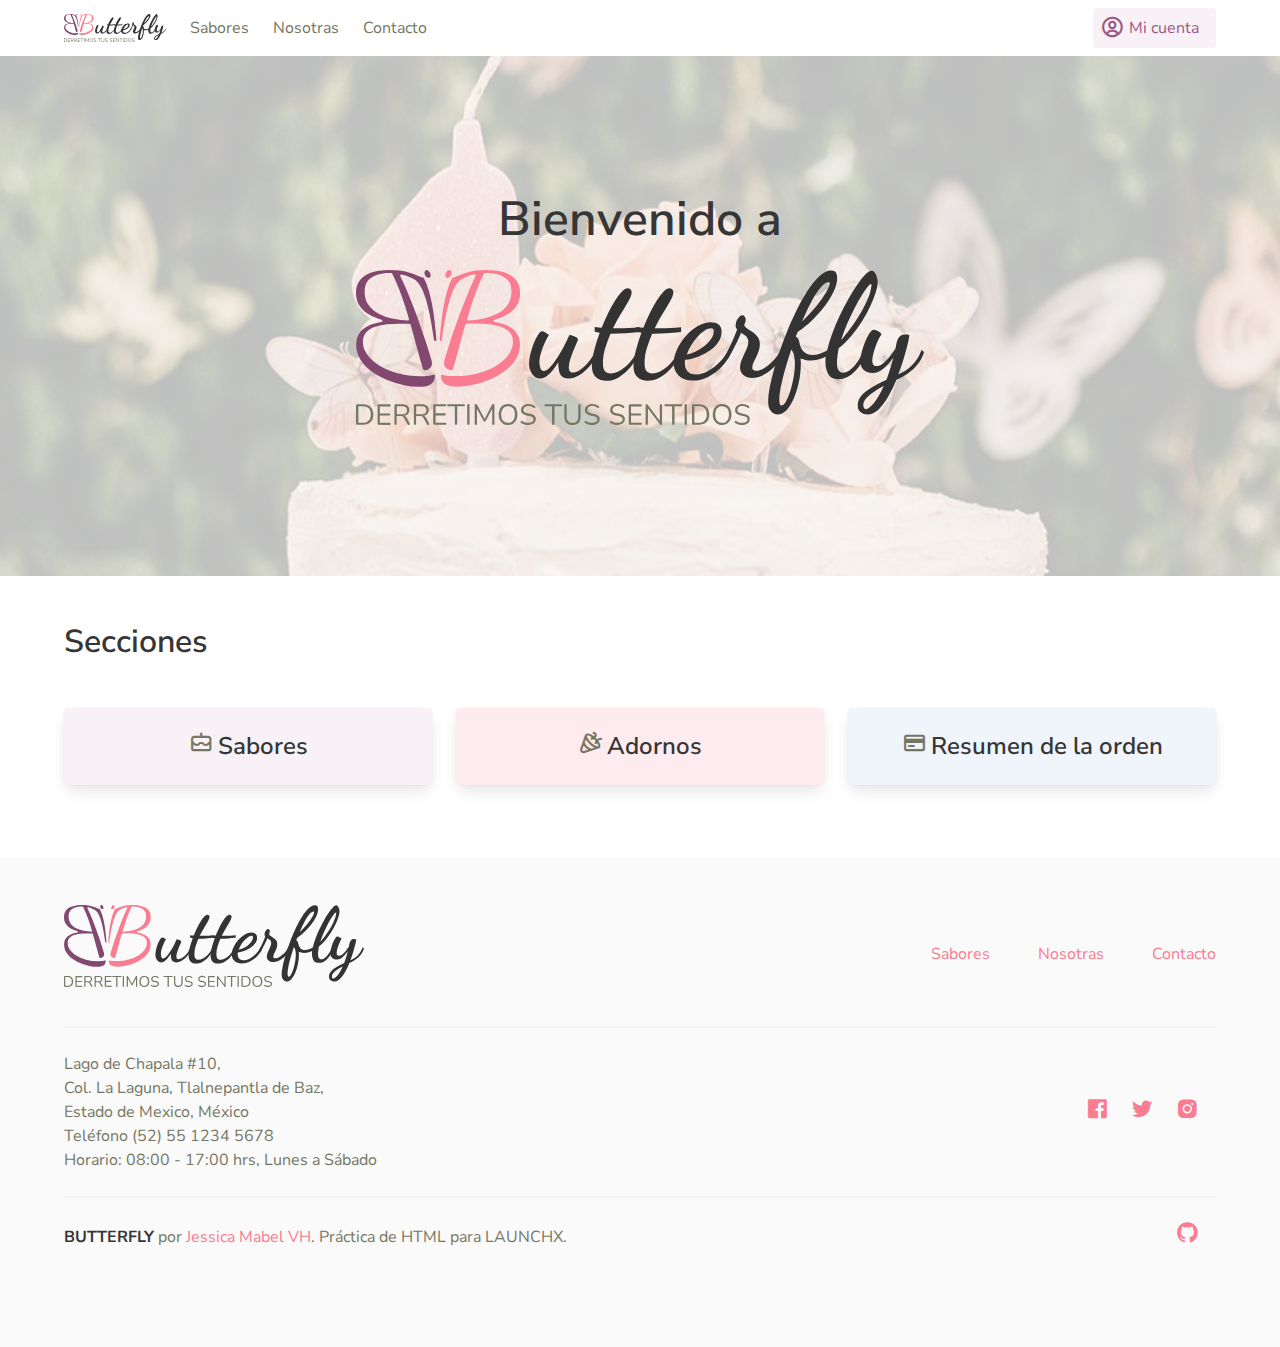
<file: 02.HTML/index.html>
<!DOCTYPE html>
<html lang="es">
    <head>
        <meta charset="utf-8" />
        <meta http-equiv="X-UA-Compatible" content="IE=edge" />
        <meta name="viewport" content="width=device-width, initial-scale=1" />
        <meta name="msapplication-tap-highlight" content="no" />

        <link rel="apple-touch-icon" sizes="180x180" href="favicon/apple-touch-icon.png" />
        <link rel="icon" type="image/png" sizes="32x32" href="favicon/favicon-32x32.png" />
        <link rel="icon" type="image/png" sizes="16x16" href="favicon/favicon-16x16.png" />
        <link rel="manifest" href="favicon/site.webmanifest" />
        <link rel="mask-icon" href="favicon/safari-pinned-tab.svg" color="#5bbad5" />
        <meta name="apple-mobile-web-app-title" content="Butterfly" />
        <meta name="application-name" content="Butterfly" />
        <meta name="msapplication-TileColor" content="#da532c" />
        <meta name="theme-color" content="#ffffff" />

        <title>Butterfly • Derritiendo tus sentidos</title>

        <link rel="stylesheet" href="css/butterfly.css" />
        <link rel="stylesheet" href="css/custom.css" />
        <link rel="stylesheet" href="css/boxicons.min.css" />
    </head>

    <body>
        <nav class="navbar is-fixed-top">
            <div class="container">
                <div class="navbar-brand">
                    <a class="navbar-item" href="index.html"> <img src="img/logo_slogan.svg" width="100%" /></a>
                    <span class="navbar-burger" data-target="navbarMenuHeroA">
                        <span></span>
                        <span></span>
                        <span></span>
                    </span>
                </div>
                <div id="navbarMenuHeroA" class="navbar-menu">
                    <div class="navbar-start">
                        <a class="navbar-item" href="flavors.html"> Sabores </a>
                        <a class="navbar-item"> Nosotras </a>
                        <a class="navbar-item"> Contacto </a>
                    </div>
                    <div class="navbar-end">
                        <span class="navbar-item">
                            <a class="button is-primary is-light">
                                <span class="icon">
                                    <i class="bx bx-user-circle bx-sm"></i>
                                </span>
                                <span>Mi cuenta</span>
                            </a>
                        </span>
                    </div>
                </div>
            </div>
        </nav>

        <section class="hero is-medium has-bg">
            <div class="hero-body has-layer">
                <div class="container has-text-centered">
                    <h1 class="title is-size-1 mt-5 pt-5">Bienvenido a</h1>
                    <img src="img/logo_slogan.svg" width="50%" />
                </div>
            </div>
        </section>

        <section class="section mb-5">
            <div class="container">
                <h2 class="title has-te">Secciones</h2>

                <div class="columns pt-5">
                    <div class="column">
                        <div class="card card-has-equal-height has-background-primary-light">
                            <div class="card-content">
                                <div class="content has-text-centered">
                                    <i class="bx bx-cake bx-sm"></i> <a class="title is-4" href="flavors.html">Sabores</a>
                                </div>
                            </div>
                        </div>
                    </div>

                    <div class="column">
                        <div class="card card-has-equal-height has-background-link-light">
                            <div class="card-content">
                                <div class="content has-text-centered">
                                    <i class="bx bx-party bx-sm"></i> <a class="title is-4" href="ornaments.html">Adornos</a>
                                </div>
                            </div>
                        </div>
                    </div>

                    <div class="column">
                        <div class="card card-has-equal-height has-background-info-light">
                            <div class="card-content">
                                <div class="content has-text-centered">
                                    <i class="bx bx-credit-card bx-sm"></i> <a class="title is-4" href="payout.html">Resumen de la orden</a>
                                </div>
                            </div>
                        </div>
                    </div>
                </div>

            </div>
        </section>
    </body>

    <footer class="footer">
        <div class="container">
            <div class="is-flex is-flex-wrap-wrap is-justify-content-between is-align-items-center">
                <div class="mr-auto mb-2">
                    <a class="is-inline-block"> <img class="image" src="img/logo_slogan.svg" alt="Butterfly" width="100%" /></a>
                </div>
                <div>
                    <ul class="is-flex is-flex-wrap-wrap is-align-items-center is-justify-content-center">
                        <li class="mr-6"><a class="is-link" href="flavors.html">Sabores</a></li>
                        <li class="mr-6"><a class="is-link">Nosotras</a></li>
                        <li><a class="is-link">Contacto</a></li>
                    </ul>
                </div>
            </div>
            <hr />
            <div class="is-flex-tablet is-justify-content-between is-align-items-center">
                <p>
                    Lago de Chapala #10,<br/>
                    Col. La Laguna, Tlalnepantla de Baz,<br/>
                    Estado de Mexico, México<br/>
                    Teléfono (52) 55 1234 5678<br/>
                    Horario: 08:00 - 17:00 hrs, Lunes a Sábado
                </p>
                <div class="py-2 is-hidden-tablet"></div>
                <div class="ml-auto">
                    <a class="mr-4 is-inline-block"> <i class="bx bxl-facebook-square bx-sm"></i></a>
                    <a class="mr-4 is-inline-block"> <i class="bx bxl-twitter bx-sm"></i></a>
                    <a class="mr-4 is-inline-block"><i class="bx bxl-instagram-alt bx-sm"></i></a>
                </div>
            </div>
            <hr />
            <div class="is-flex-tablet is-justify-content-between is-align-items-center">
                <p>
                    <strong>BUTTERFLY</strong> por
                    <a href="https://github.com/JessicaMabelVH" target="_blank" rel="noopener noreferrer">Jessica Mabel VH</a>.<br
                        class="is-hidden-tablet"
                    />
                    Práctica de HTML para LAUNCHX.
                </p>
                <div class="py-2 is-hidden-tablet"></div>
                <div class="ml-auto">
                    <a class="mr-4 is-inline-block" href="https://github.com/JessicaMabelVH" target="_blank" rel="noopener noreferrer"><i class="bx bxl-github bx-sm"></i></a>
                </div>
            </div>
        </div>
    </footer>

    <script src="js/main.js"></script>
</html>
</file>
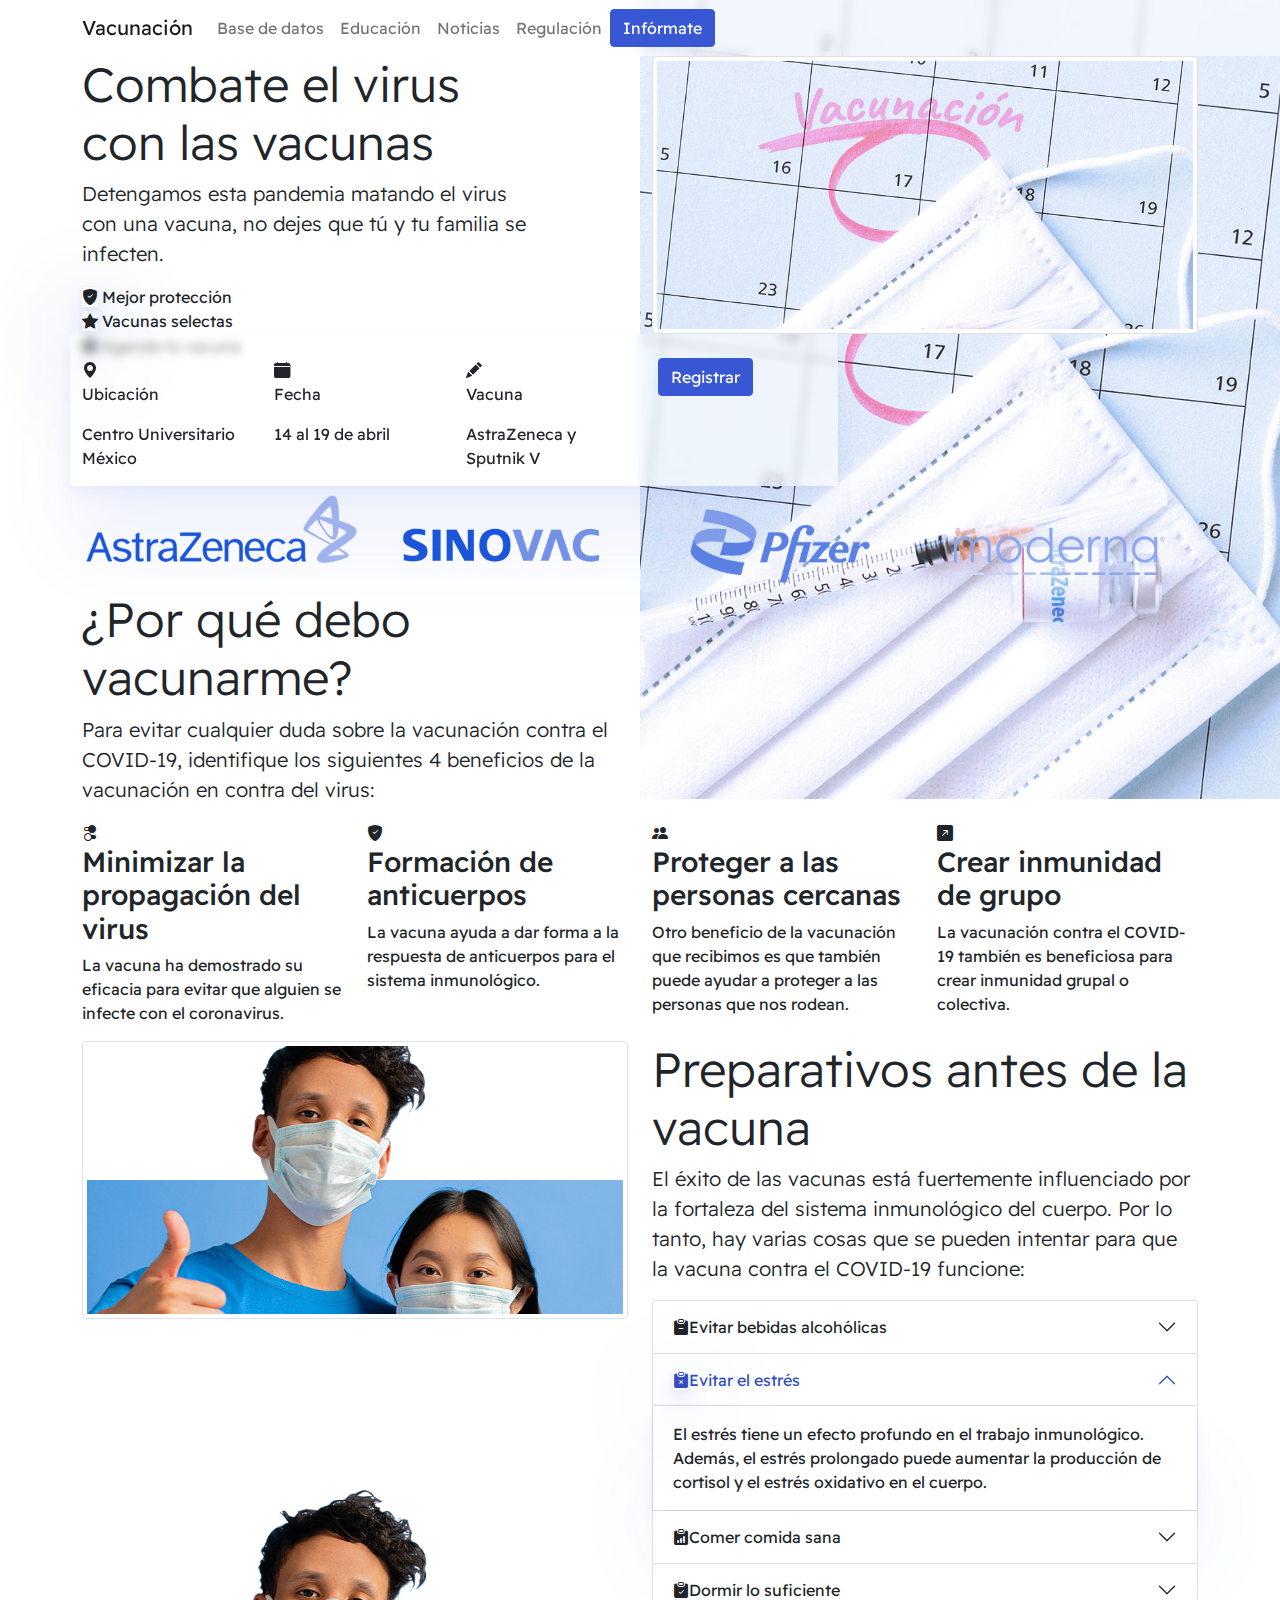
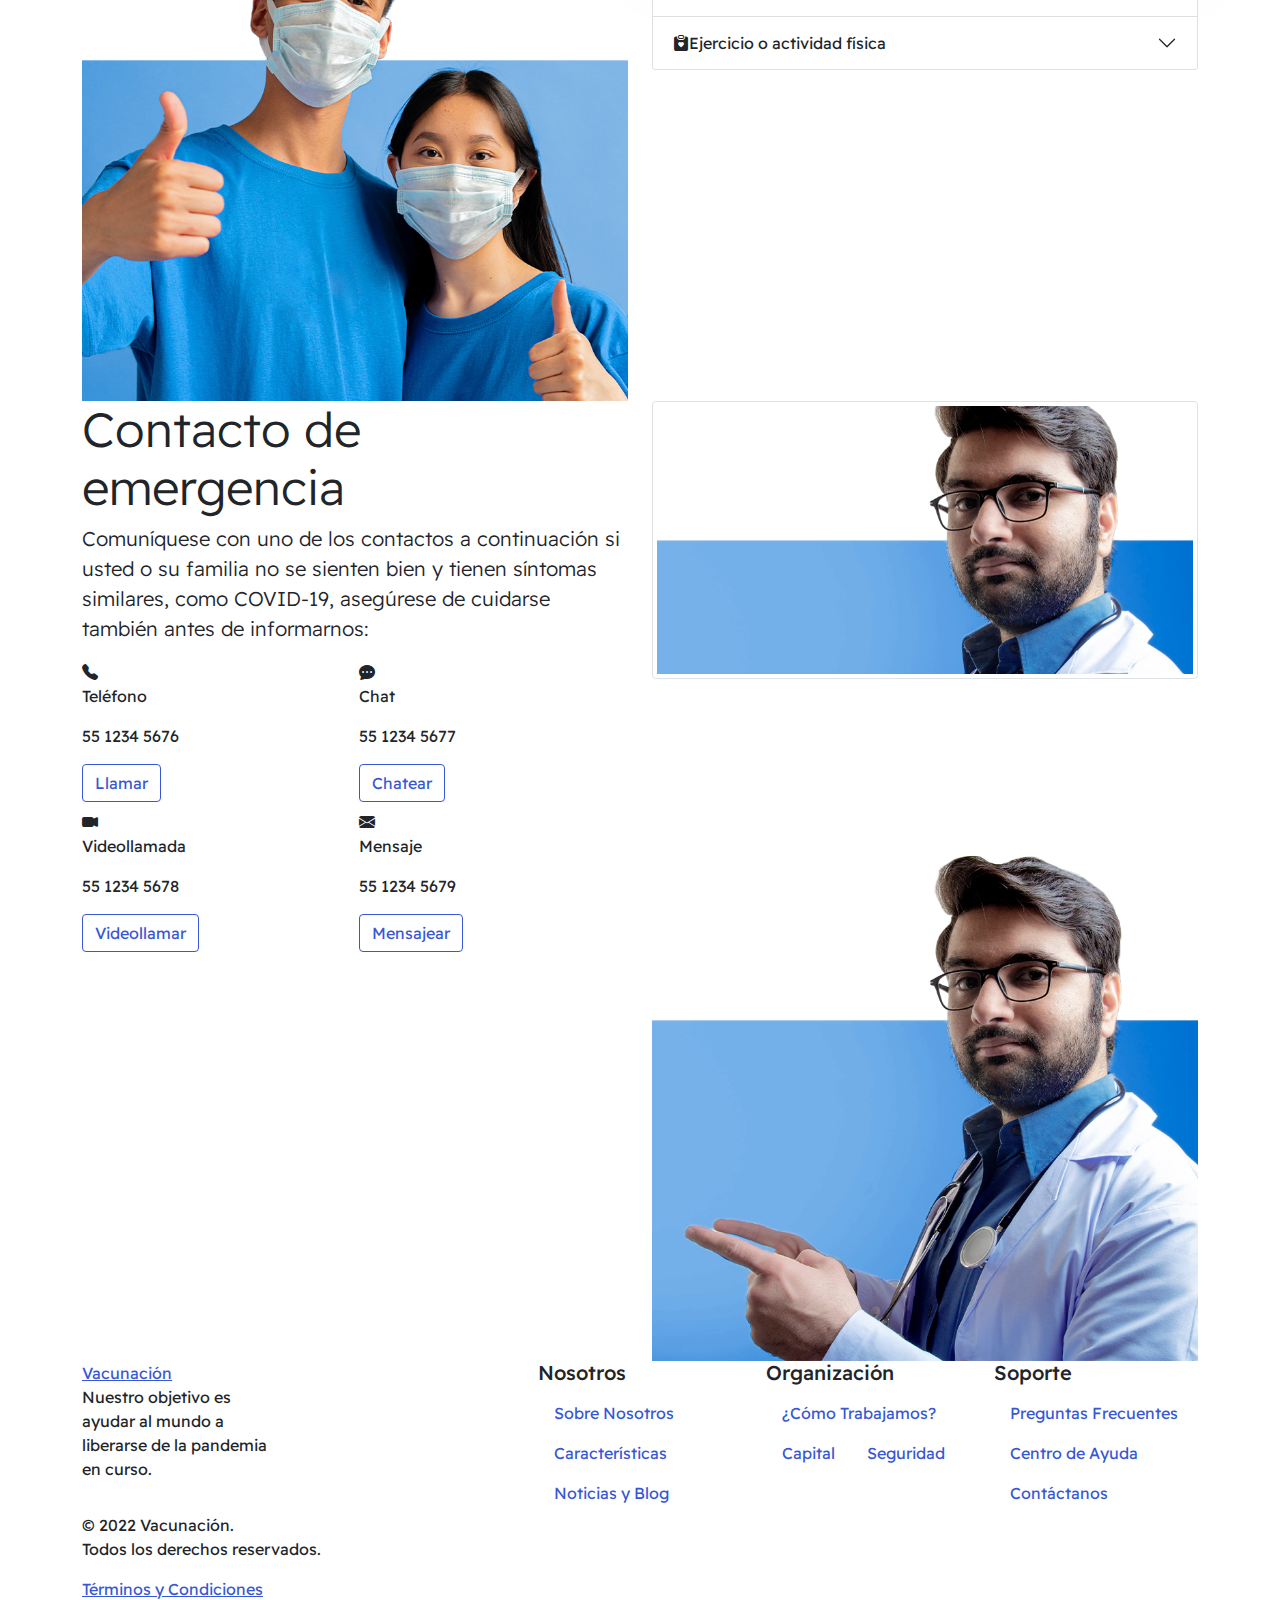
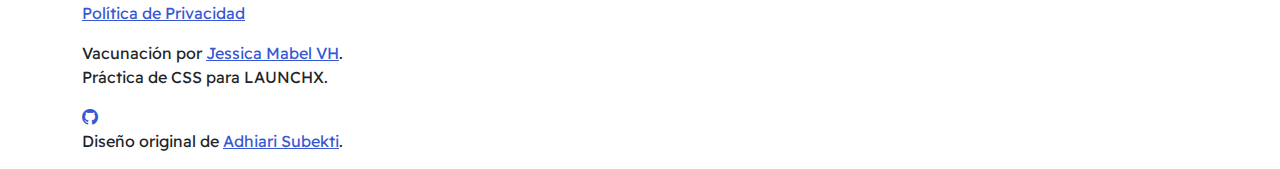
<file: 03.CSS/index.html>
<!DOCTYPE html>
<html lang="es">

<head>
    <!-- Required meta tags ========== -->
    <meta charset="utf-8" />
    <meta name="viewport" content="width=device-width, initial-scale=1" />
    <meta http-equiv="X-UA-Compatible" content="IE=edge" />
    <meta name="msapplication-tap-highlight" content="no" />

    <link rel="apple-touch-icon" sizes="180x180" href="favicon/apple-touch-icon.png">
    <link rel="icon" type="image/png" sizes="32x32" href="favicon/favicon-32x32.png">
    <link rel="icon" type="image/png" sizes="16x16" href="favicon/favicon-16x16.png">
    <link rel="manifest" href="favicon/site.webmanifest">
    <link rel="mask-icon" href="favicon/safari-pinned-tab.svg" color="#3757d5">
    <link rel="shortcut icon" href="favicon/favicon.ico">
    <meta name="apple-mobile-web-app-title" content="Vacunaci&oacute;n">
    <meta name="application-name" content="Vacunaci&oacute;n">
    <meta name="msapplication-TileColor" content="#ffffff">
    <meta name="msapplication-config" content="favicon/browserconfig.xml">
    <meta name="theme-color" content="#ffffff">

    <title>Vacunación</title>

    <!-- Bootstrap CSS ========== -->
    <link href="https://cdn.jsdelivr.net/npm/bootstrap@5.1.3/dist/css/bootstrap.min.css" rel="stylesheet" integrity="sha384-1BmE4kWBq78iYhFldvKuhfTAU6auU8tT94WrHftjDbrCEXSU1oBoqyl2QvZ6jIW3" crossorigin="anonymous" />
    <link href="css/style.min.css" rel="stylesheet" />
    <link href="css/custom.min.css" rel="stylesheet" />

</head>

<body>
    <div class="container-fluid bg-hero"></div>

    <!-- Nav menu ========== -->
    <nav class="navbar navbar-expand-lg navbar-light py-4 bg-blur">
        <div class="container">
            <a class="navbar-brand fw-bold fs-4 text-primary" href="">Vacunación</a>
            <button class="navbar-toggler" type="button" data-bs-toggle="collapse" data-bs-target="#navbarSupportedContent" aria-controls="navbarSupportedContent" aria-expanded="false" aria-label="Toggle navigation">
                <span class="navbar-toggler-icon"></span>
            </button>
            <div class="collapse navbar-collapse" id="navbarSupportedContent">
                <ul class="navbar-nav ms-auto mb-2 mb-lg-0 fw-bold me-md-5">
                    <li class="nav-item me-lg-4">
                        <a class="nav-link">Base de datos</a>
                    </li>
                    <li class="nav-item me-lg-4">
                        <a class="nav-link">Educación</a>
                    </li>
                    <li class="nav-item me-lg-4">
                        <a class="nav-link">Noticias</a>
                    </li>
                    <li class="nav-item me-lg-4">
                        <a class="nav-link">Regulación</a>
                    </li>
                </ul>
                <button type="button" class="btn btn-primary shadow px-4
                        py-2">Infórmate</button>
            </div>
        </div>
    </nav>

    <!-- Hero Section ========== -->
    <section class="container my-5 my-md-5 pb-5 py-md-5">
        <div class="row">
            <div class="col-md-6 col-xl-5">
                <h2 class="display-5 fw-bold text-info text-capitalize lh-1
                        mb-5">Combate el virus con las vacunas</h2>
                <p class="lead text-black-50 mb-5">
                    Detengamos esta pandemia matando el virus con una
                    vacuna, no dejes que tú y tu familia se infecten.
                </p>
                <div class="d-flex flex-column flex-sm-row flex-md-column
                        flex-lg-row">
                    <div class="mb-3 mb-sm-auto mb-md-3 mb-lg-auto">
                        <i class="bi bi-shield-fill-check fs-6 text-warning
                                bg-warning bg-opacity-10 rounded-1 border-0
                                flex-shrink-0 shadow-blue-icon me-2 py-1 px-2"></i>
                        <span class="text-info me-5">Mejor protección</span>
                    </div>
                    <div class="m-0">
                        <i class="bi bi-star-fill fs-6 text-warning
                                bg-warning bg-opacity-10 rounded-1 border-0
                                flex-shrink-0 shadow-blue-icon me-2 py-1 px-2"></i>
                        <span class="text-info">Vacunas selectas</span>
                    </div>
                </div>
            </div>
            <div class="col-lg-5 offset-lg-1 col-xl-6 offset-xl-1 mt-5">
                <img src="img/bg_01_thumb.jpg" class="img-thumbnail d-block
                        d-md-none" />
            </div>
        </div>
    </section>

    <!-- Schedule Section ========== -->
    <section class="container" id="schedule">
        <div class="fw-bolder mb-5">
            <i class="bi bi-clock-fill text-primary bg-primary bg-opacity-10
                    rounded-1 border-0 flex-shrink-0 shadow-blue-icon me-3 py-1 px-2"></i>
            <span class="text-info fs-5">Agenda tu vacuna</span>
        </div>
        <div class="col col-lg-11 col-xl-8">
            <div class="row row-cols-1 row-cols-sm-2 row-cols-md-3
                    row-cols-lg-4 g-4 p-3 bg-white bg-opacity-75 bg-blur-shadow rounded-3">
                <div class="d-flex align-items-start">
                    <i class="bi bi-geo-alt-fill text-primary bg-primary
                            bg-opacity-10 rounded-1 border-0 flex-shrink-0 me-3
                            py-1 px-2"></i>
                    <div class="fs-5">
                        <p class="text-black-50 mb-0">Ubicación</p>
                        <p class="text-info fw-bolder">Centro Universitario México</p>
                    </div>
                </div>
                <div class="d-flex align-items-start">
                    <i class="bi bi-calendar-fill text-primary bg-primary
                            bg-opacity-10 rounded-1 border-0 flex-shrink-0 me-3
                            py-1 px-2"></i>
                    <div class="fs-5">
                        <p class="text-black-50 mb-0">Fecha</p>
                        <p class="text-info fw-bolder">14 al 19 de abril</p>
                    </div>
                </div>
                <div class="d-flex align-items-start">
                    <i class="bi bi-pencil-fill text-primary bg-primary
                            bg-opacity-10 rounded-1 border-0 flex-shrink-0 me-3
                            py-1 px-2"></i>
                    <div class="fs-5">
                        <p class="text-black-50 mb-0">Vacuna</p>
                        <p class="text-info fw-bolder">AstraZeneca y Sputnik V</p>
                    </div>
                </div>
                <div class="d-flex align-items-start">
                    <button class="btn btn-primary shadow px-4 py-2">Registrar</button>
                </div>
            </div>
        </div>
    </section>

    <!-- Vaccines Section ========== -->
    <section class="container d-flex align-items-center bg-white rounded-3
            my-5 py-5">
        <div class="row row-cols-2 row-cols-sm-4 g-0">
            <div class="text-center">
                <img class="img-fluid opacity-25" alt="AstraZeneca" src="img/01_astrazeneca.png" />
            </div>
            <div class="text-center">
                <img class="img-fluid opacity-25" alt="Sinovac" src="img/02_sinovac.png" />
            </div>
            <div class="text-center">
                <img class="img-fluid opacity-25" alt="Pfizer" src="img/03_pfizer.png" />
            </div>
            <div class="text-center">
                <img class="img-fluid opacity-25" alt="Moderna" src="img/04_moderna.png" />
            </div>
        </div>
    </section>

    <!-- Information Section 1  ========== -->
    <section class="container d-flex align-items-center pt-5 mt-5">
        <div class="row">
            <div class="col-lg-6">
                <h2 class="display-5 fw-bold text-info lh-1 mb-5">¿Por qué
                    debo vacunarme?</h2>
                <p class="lead text-black-50 mb-5">
                    Para evitar cualquier duda sobre la vacunación contra el
                    <span class="text-nowrap">COVID-19</span>, identifique
                    los siguientes
                    4 beneficios de la vacunación en contra del virus:
                </p>
            </div>
            <div class="col-12">
                <div class="row row-cols-1 row-cols-sm-2 row-cols-lg-4 g-4">
                    <div class="col">
                        <div class="p-4 col-equal-h border border-4
                                border-light rounded-3 hover-shadow">
                            <div class="bg-primary bg-opacity-10
                                    text-primary fs-3 rounded-3 px-3 py-2 mb-3">
                                <i class="bi bi-toggles2"></i>
                            </div>
                            <h3 class="text-info fs-5 fw-bold">Minimizar la
                                propagación del virus</h3>
                            <p class="text-black-50">
                                La vacuna ha demostrado su eficacia para
                                evitar que alguien se infecte con el
                                coronavirus.
                            </p>
                        </div>
                    </div>
                    <div class="col">
                        <div class="p-4 col-equal-h border border-4
                                border-light rounded-3 hover-shadow">
                            <div class="bg-primary bg-opacity-10
                                    text-primary fs-3 rounded-3 px-3 py-2 mb-3">
                                <i class="bi bi-shield-fill-check"></i>
                            </div>
                            <h3 class="text-info fs-5 fw-bold">Formación de
                                anticuerpos</h3>
                            <p class="text-black-50">La vacuna ayuda a dar
                                forma a la respuesta de anticuerpos para el
                                sistema inmunológico.</p>
                        </div>
                    </div>
                    <div class="col">
                        <div class="p-4 col-equal-h border border-4
                                border-light rounded-3 hover-shadow">
                            <div class="bg-primary bg-opacity-10
                                    text-primary fs-3 rounded-3 px-3 py-2 mb-3">
                                <i class="bi bi-people-fill"></i>
                            </div>
                            <h3 class="text-info fs-5 fw-bold">Proteger a
                                las personas cercanas</h3>
                            <p class="text-black-50">
                                Otro beneficio de la vacunación que
                                recibimos es que también puede ayudar a
                                proteger a las personas que nos
                                rodean.
                            </p>
                        </div>
                    </div>
                    <div class="col">
                        <div class="p-4 col-equal-h border border-4
                                border-light rounded-3 hover-shadow">
                            <div class="bg-primary bg-opacity-10
                                    text-primary fs-3 rounded-3 px-3 py-2 mb-3">
                                <i class="bi bi-arrow-up-right-square-fill"></i>
                            </div>
                            <h3 class="text-info fs-5 fw-bold">Crear
                                inmunidad de grupo</h3>
                            <p class="text-black-50">
                                La vacunación contra el <span class="text-nowrap">COVID-19</span>
                                también es beneficiosa para crear inmunidad
                                grupal o colectiva.
                            </p>
                        </div>
                    </div>
                </div>
            </div>
        </div>
    </section>

    <!-- Information Section 2  ========== -->
    <section class="container pt-5 mt-5">
        <div class="row d-flex align-items-end">
            <div class="col-lg-6 ps-auto ps-lg-0">
                <img src="img/bg_02_thumb.png" class="img-thumbnail d-block
                        d-lg-none mb-5" />
                <img src="img/bg_02.png" class="img-fluid d-none d-lg-block" />
            </div>
            <div class="col-lg-6">
                <h2 class="display-5 fw-bold text-info lh-1 mb-5">Preparativos
                    antes de la vacuna</h2>
                <p class="lead text-black-50 mb-5">
                    El éxito de las vacunas está fuertemente influenciado
                    por la fortaleza del sistema inmunológico del cuerpo.
                    Por lo tanto, hay
                    varias cosas que se pueden intentar para que la vacuna
                    contra el <span class="text-nowrap">COVID-19</span>
                    funcione:
                </p>
                <div class="accordion" id="accordionPreparations">
                    <div class="accordion-item border-4 border-light mb-3">
                        <h2 class="accordion-header" id="headingOne">
                            <button class="accordion-button text-info
                                    fw-bold
                                    collapsed" type="button" data-bs-toggle="collapse" data-bs-target="#collapseOne" aria-expanded="false" aria-controls="collapseOne">
                                <i class="bi bi-clipboard-minus-fill fs-6
                                        text-primary bg-primary bg-opacity-10
                                        rounded-1 border-0 me-3 py-1 px-2"></i>
                                Evitar bebidas alcohólicas
                            </button>
                        </h2>
                        <div id="collapseOne" class="accordion-collapse
                                collapse" aria-labelledby="headingOne" data-bs-parent="#accordionPreparations">
                            <div class="accordion-body text-black-50"></div>
                        </div>
                    </div>
                    <div class="accordion-item border-4 border-light
                            border-top rounded-3 mb-3">
                        <h2 class="accordion-header" id="headingTwo">
                            <button class="accordion-button text-info
                                    fw-bold" type="button" data-bs-toggle="collapse" data-bs-target="#collapseTwo" aria-expanded="true" aria-controls="collapseTwo">
                                <i class="bi bi-clipboard-x-fill fs-6
                                        text-primary bg-primary bg-opacity-10
                                        rounded-1 border-0 me-3 py-1 px-2"></i>
                                Evitar el estrés
                            </button>
                        </h2>
                        <div id="collapseTwo" class="accordion-collapse
                                collapse show" aria-labelledby="headingTwo" data-bs-parent="#accordionPreparations">
                            <div class="accordion-body text-black-50 px-5">
                                El estrés tiene un efecto profundo en el
                                trabajo inmunológico. Además, el estrés
                                prolongado puede aumentar la
                                producción de cortisol y el estrés oxidativo
                                en el cuerpo.
                            </div>
                        </div>
                    </div>
                    <div class="accordion-item border-4 border-light
                            border-top rounded-3 mb-3">
                        <h2 class="accordion-header" id="headingThree">
                            <button class="accordion-button text-info
                                    fw-bold
                                    collapsed" type="button" data-bs-toggle="collapse" data-bs-target="#collapseThree" aria-expanded="false" aria-controls="collapseThree">
                                <i class="bi bi-clipboard-data-fill fs-6
                                        text-primary bg-primary bg-opacity-10
                                        rounded-1 border-0 me-3 py-1 px-2"></i>
                                Comer comida sana
                            </button>
                        </h2>
                        <div id="collapseThree" class="accordion-collapse
                                collapse" aria-labelledby="headingThree" data-bs-parent="#accordionPreparations">
                            <div class="accordion-body text-black-50"></div>
                        </div>
                    </div>
                    <div class="accordion-item border-4 border-light
                            border-top rounded-3 mb-3">
                        <h2 class="accordion-header" id="headingFour">
                            <button class="accordion-button text-info
                                    fw-bold
                                    collapsed" type="button" data-bs-toggle="collapse" data-bs-target="#collapseFour" aria-expanded="false" aria-controls="collapseFour">
                                <i class="bi bi-clipboard-check-fill fs-6
                                        text-primary bg-primary bg-opacity-10
                                        rounded-1 border-0 me-3 py-1 px-2"></i>
                                Dormir lo suficiente
                            </button>
                        </h2>
                        <div id="collapseFour" class="accordion-collapse
                                collapse" aria-labelledby="headingFour" data-bs-parent="#accordionPreparations">
                            <div class="accordion-body text-black-50"></div>
                        </div>
                    </div>
                    <div class="accordion-item border-4 border-light
                            border-top rounded-3 mb-3">
                        <h2 class="accordion-header" id="headingFive">
                            <button class="accordion-button text-info
                                    fw-bold
                                    collapsed" type="button" data-bs-toggle="collapse" data-bs-target="#collapseFive" aria-expanded="false" aria-controls="collapseFive">
                                <i class="bi bi-clipboard-heart-fill fs-6
                                        text-primary bg-primary bg-opacity-10
                                        rounded-1 border-0 me-3 py-1 px-2"></i>
                                Ejercicio o actividad física
                            </button>
                        </h2>
                        <div id="collapseFive" class="accordion-collapse
                                collapse" aria-labelledby="headingFive" data-bs-parent="#accordionPreparations">
                            <div class="accordion-body text-black-50"></div>
                        </div>
                    </div>
                </div>
            </div>
        </div>
    </section>

    <!-- Contact Section  ========== -->
    <section class="container mt-5 pt-5">
        <div class="row d-flex align-items-end">
            <div class="col-lg-6 col-xl-6 order-last order-lg-first">
                <h2 class="display-5 fw-bold text-info lh-1 mb-5">Contacto
                    de emergencia</h2>
                <p class="lead text-black-50 mb-5">
                    Comuníquese con uno de los contactos a continuación si
                    usted o su familia no se sienten bien y tienen síntomas
                    similares, como
                    <span class="text-nowrap">COVID-19</span>, asegúrese de
                    cuidarse también antes de informarnos:
                </p>
                <div class="row row-cols-1 row-cols-md-2 g-3 g-lg-2">
                    <div class="col">
                        <div class="border border-4 border-light rounded-3
                                p-4 col-equal-h-between hover-shadow">
                            <div class="d-flex align-items-start">
                                <i class="bi bi-telephone-fill fs-3
                                        text-primary bg-primary bg-opacity-10
                                        rounded-1 border-0 flex-shrink-0 me-3
                                        py-2 px-3"></i>
                                <div>
                                    <p class="text-info fw-bolder fs-5
                                            mb-0">Teléfono</p>
                                    <p class="text-black-50">55 1234 5676</p>
                                </div>
                            </div>
                            <div class="d-grid col-12 bg-primary
                                    bg-opacity-10 mt-4">
                                <button class="btn btn-outline-primary
                                        fw-bold border-0 py-3" type="button">Llamar</button>
                            </div>
                        </div>
                    </div>
                    <div class="col">
                        <div class="border border-4 border-light rounded-3
                                p-4 col-equal-h-between hover-shadow">
                            <div class="d-flex align-items-start">
                                <i class="bi bi-chat-dots-fill fs-3
                                        text-primary bg-primary bg-opacity-10
                                        rounded-1 border-0 flex-shrink-0 me-3
                                        py-2 px-3"></i>
                                <div>
                                    <p class="text-info fw-bolder fs-5
                                            mb-0">Chat</p>
                                    <p class="text-black-50">55 1234 5677</p>
                                </div>
                            </div>
                            <div class="d-grid col-12 bg-primary
                                    bg-opacity-10 mt-4">
                                <button class="btn btn-outline-primary
                                        fw-bold border-0 py-3" type="button">Chatear</button>
                            </div>
                        </div>
                    </div>
                    <div class="col">
                        <div class="border border-4 border-light rounded-3
                                p-4 col-equal-h-between hover-shadow">
                            <div class="d-flex align-items-start">
                                <i class="bi bi-camera-video-fill fs-3
                                        text-primary bg-primary bg-opacity-10
                                        rounded-1 border-0 flex-shrink-0 me-3
                                        py-2 px-3"></i>
                                <div>
                                    <p lang="es" class="text-info fw-bolder fs-5 mb-0
                                            hyphens-auto">Video&shy;llamada</p>
                                    <p class="text-black-50">55 1234 5678</p>
                                </div>
                            </div>
                            <div class="d-grid col-12 bg-primary
                                    bg-opacity-10 mt-4">
                                <button class="btn btn-outline-primary
                                        fw-bold border-0 py-3" type="button">Videollamar</button>
                            </div>
                        </div>
                    </div>
                    <div class="col">
                        <div class="border border-4 border-light rounded-3
                                p-4 col-equal-h-between hover-shadow">
                            <div class="d-flex align-items-start">
                                <i class="bi bi-envelope-fill fs-3
                                        text-primary bg-primary bg-opacity-10
                                        rounded-1 border-0 flex-shrink-0 me-3
                                        py-2 px-3"></i>
                                <div>
                                    <p class="text-info fw-bolder fs-5
                                            mb-0">Mensaje</p>
                                    <p class="text-black-50">55 1234 5679</p>
                                </div>
                            </div>
                            <div class="d-grid col-12 bg-primary
                                    bg-opacity-10 mt-4">
                                <button class="btn btn-outline-primary
                                        fw-bold border-0 py-3" type="button">Mensajear</button>
                            </div>
                        </div>
                    </div>
                </div>
            </div>
            <div class="col-lg-6 pe-auto pe-lg-0 order-first order-lg-last">
                <img src="img/bg_03_thumb.png" class="img-thumbnail d-block
                        d-lg-none mb-5" />
                <img src="img/bg_03.png" class="img-fluid d-none d-lg-block" />
            </div>
        </div>
    </section>

    <!-- Footer ========== -->
    <footer class="bg-primary bg-opacity-10 mt-5">
        <div class="container">
            <div class="row row-cols-1 row-cols-md-2 row-cols-lg-5 py-5">
                <div class="col col-sm-8">
                    <a href="" class="d-flex align-items-center mb-3
                            text-decoration-none fs-4 fw-bold">Vacunación</a>
                    <p class="text-muted text-black-50">Nuestro objetivo es
                        ayudar al mundo a liberarse de la pandemia en curso.</p>
                </div>

                <div class="col"></div>

                <div class="col mt-3 mt-lg-auto">
                    <h5 class="fw-bold text-info">Nosotros</h5>
                    <ul class="nav flex-column">
                        <li class="nav-item mb-2"><a class="nav-link p-0 text-muted">Sobre
                                Nosotros</a></li>
                        <li class="nav-item mb-2"><a class="nav-link p-0 text-muted">Características</a></li>
                        <li class="nav-item mb-2"><a class="nav-link p-0 text-muted">Noticias y
                                Blog</a></li>
                    </ul>
                </div>

                <div class="col mt-3 mt-lg-auto">
                    <h5 class="fw-bold text-info">Organización</h5>
                    <ul class="nav flex-column">
                        <li class="nav-item mb-2"><a class="nav-link p-0 text-muted">¿Cómo
                                Trabajamos?</a></li>
                        <li class="nav-item mb-2"><a class="nav-link p-0 text-muted">Capital</a></li>
                        <li class="nav-item mb-2"><a class="nav-link p-0 text-muted">Seguridad</a></li>
                    </ul>
                </div>

                <div class="col mt-3 mt-lg-auto">
                    <h5 class="fw-bold text-info">Soporte</h5>
                    <ul class="nav flex-column">
                        <li class="nav-item mb-2"><a class="nav-link p-0 text-muted">Preguntas
                                Frecuentes</a></li>
                        <li class="nav-item mb-2"><a class="nav-link p-0 text-muted">Centro de
                                Ayuda</a></li>
                        <li class="nav-item mb-2"><a class="nav-link p-0 text-muted">Contáctanos</a></li>
                    </ul>
                </div>
            </div>
            <div class="d-flex flex-column flex-md-row
                    justify-content-md-between pt-0 mt-0 pt-lg-4 mt-lg-4">
                <p class="text-black-50">© 2022 Vacunación. <br class="d-block d-md-none" />Todos los derechos
                    reservados.</p>
                <ul class="list-unstyled d-flex mt-4 mt-md-auto">
                    <li>
                        <a class="text-decoration-none text-black-50">Términos y Condiciones</a>
                    </li>
                    <li class="ms-4">
                        <a class="text-decoration-none text-black-50">Política de Privacidad</a>
                    </li>
                </ul>
            </div>
        </div>
        <div class="container bg-white rounded-top">
            <div class="d-flex flex-column flex-lg-row
                    justify-content-md-between align-items-baseline py-4 mt-4">
                <p class="text-black-50"><span class="text-primary fw-bold">Vacunación</span> por <a href="https://github.com/JessicaMabelVH" target="_blank" rel="noopener noreferrer" class="text-decoration-none">Jessica Mabel VH</a>.<br class="d-block d-lg-none" /> Práctica de CSS para LAUNCHX.</p>
                <a href="https://github.com/JessicaMabelVH" target="_blank" rel="noopener noreferrer" class="fs-4"><i class="bi bi-github"></i></a>
                <p class="text-black-50 mt-4 mt-lg-auto">Diseño original de <a href="https://dribbble.com/shots/16001939-Vaccination-Vaccine-landing-page-website" target="_blank" rel="noopener noreferrer" class="text-decoration-none">Adhiari Subekti</a>.</p>
            </div>
        </div>
    </footer>

    <!-- Bootstrap JS ========== -->
    <script src="https://cdn.jsdelivr.net/npm/bootstrap@5.1.3/dist/js/bootstrap.min.js" integrity="sha384-QJHtvGhmr9XOIpI6YVutG+2QOK9T+ZnN4kzFN1RtK3zEFEIsxhlmWl5/YESvpZ13" crossorigin="anonymous"></script>
</body>

</html>
</file>
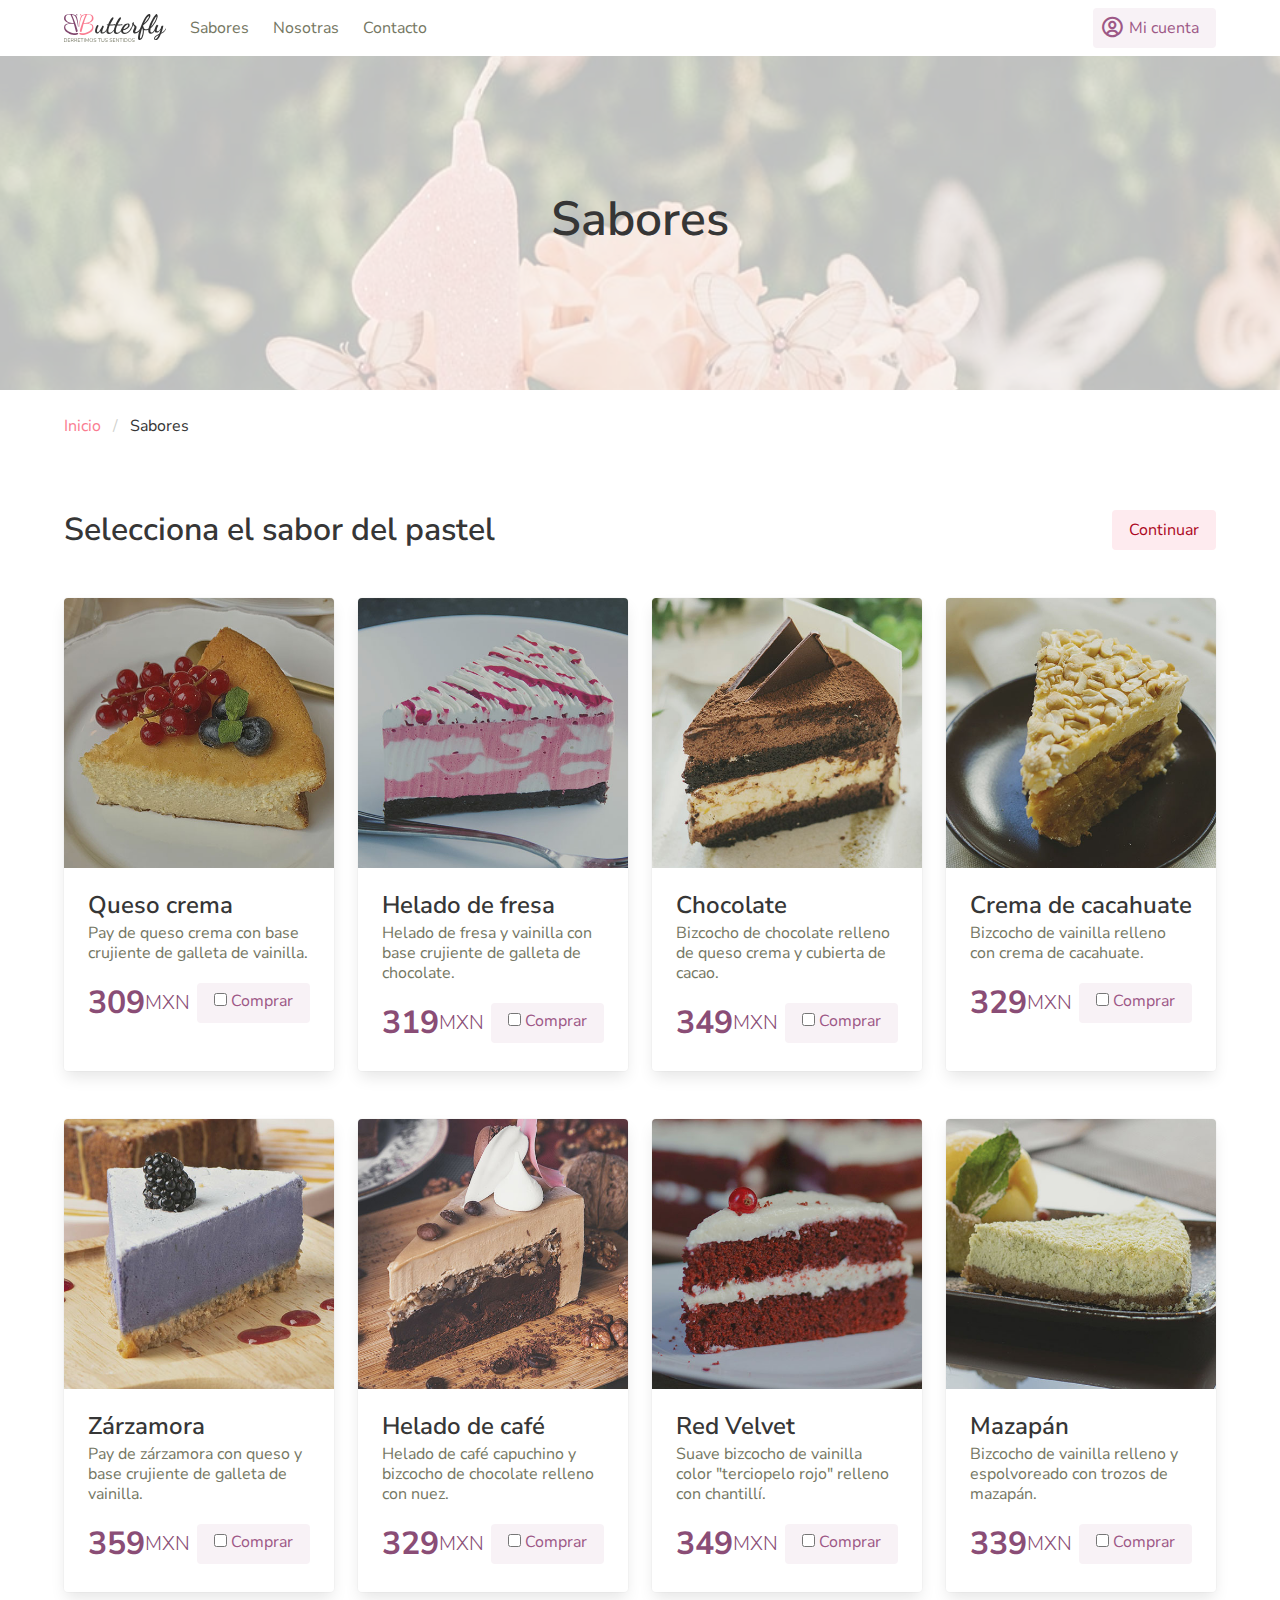
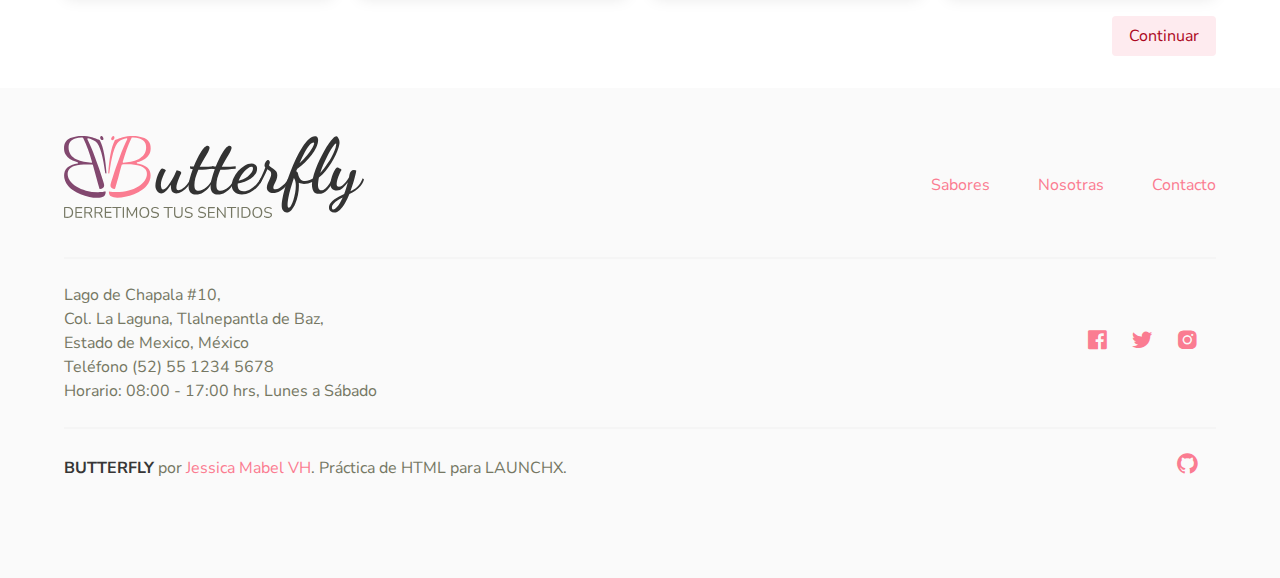
<file: 02.HTML/flavors.html>
<!DOCTYPE html>
<html lang="es">
    <head>
        <meta charset="utf-8" />
        <meta http-equiv="X-UA-Compatible" content="IE=edge" />
        <meta name="viewport" content="width=device-width, initial-scale=1" />
        <meta name="msapplication-tap-highlight" content="no" />

        <link rel="apple-touch-icon" sizes="180x180" href="favicon/apple-touch-icon.png" />
        <link rel="icon" type="image/png" sizes="32x32" href="favicon/favicon-32x32.png" />
        <link rel="icon" type="image/png" sizes="16x16" href="favicon/favicon-16x16.png" />
        <link rel="manifest" href="favicon/site.webmanifest" />
        <link rel="mask-icon" href="favicon/safari-pinned-tab.svg" color="#5bbad5" />
        <meta name="apple-mobile-web-app-title" content="Butterfly" />
        <meta name="application-name" content="Butterfly" />
        <meta name="msapplication-TileColor" content="#da532c" />
        <meta name="theme-color" content="#ffffff" />

        <title>Sabores | Butterfly • Derritiendo tus sentidos</title>

        <link rel="stylesheet" href="css/butterfly.css" />
        <link rel="stylesheet" href="css/custom.css" />
        <link rel="stylesheet" href="css/boxicons.min.css" />
    </head>

    <body>
        <nav class="navbar is-fixed-top">
            <div class="container">
                <div class="navbar-brand">
                    <a class="navbar-item" href="index.html"> <img src="img/logo_slogan.svg" width="100%" /></a>
                    <span class="navbar-burger" data-target="navbarMenuHeroA">
                        <span></span>
                        <span></span>
                        <span></span>
                    </span>
                </div>
                <div id="navbarMenuHeroA" class="navbar-menu">
                    <div class="navbar-start">
                        <a class="navbar-item" href="flavors.html"> Sabores </a>
                        <a class="navbar-item"> Nosotras </a>
                        <a class="navbar-item"> Contacto </a>
                    </div>
                    <div class="navbar-end">
                        <span class="navbar-item">
                            <a class="button is-primary is-light">
                                <span class="icon">
                                    <i class="bx bx-user-circle bx-sm"></i>
                                </span>
                                <span>Mi cuenta</span>
                            </a>
                        </span>
                    </div>
                </div>
            </div>
        </nav>

        <section class="hero is-medium has-bg">
            <div class="hero-body has-layer">
                <div class="container has-text-centered">
                    <h1 class="title is-size-1 mt-5 pt-5">Sabores</h1>
                </div>
            </div>
        </section>

        <nav class="container breadcrumb mt-5" aria-label="breadcrumbs">
            <ul>
                <li><a href="index.html">Inicio</a></li>
                <li class="is-active"><a href="#" aria-current="page">Sabores</a></li>
            </ul>
        </nav>

        <section class="section mb-5">
            <div class="container">
                <div class="level">
                    <div class="level-left">
                        <div class="level-item">
                            <h2 class="title">Selecciona el sabor del pastel</h2>
                        </div>
                    </div>
                    <div class="level-right">
                        <div class="level-item">
                            <a class="button is-link is-light" href="ornaments.html">Continuar</a>
                        </div>
                    </div>
                </div>

                <div class="columns pt-5">
                    <div class="column is-3">
                        <div class="card card-has-equal-height">
                            <div class="card-image">
                                <figure class="image">
                                    <img src="img/cakes_01.jpg" alt="Pay de queso" />
                                </figure>
                            </div>
                            <div class="card-content">
                                <div class="content">
                                    <p class="title is-4">Queso crema</p>
                                    <p class="subtitle is-6">Pay de queso crema con base crujiente de galleta de vainilla.</p>
                                    <nav class="level is-mobile">
                                        <div class="level-left">
                                            <p class="level-item is-size-3 has-text-primary has-text-weight-bold">
                                                309 <span class="has-text-weight-light is-size-5">MXN</span>
                                            </p>
                                        </div>
                                        <div class="level-right">
                                            <p class="level-item">
                                                <label class="checkbox button is-primary is-light">
                                                    <input type="checkbox" name="cakes" class="checkbox" id="cake-cheesecake" />
                                                    <span>Comprar</span>
                                                </label>
                                            </p>
                                        </div>
                                    </nav>
                                </div>
                            </div>
                        </div>
                    </div>

                    <div class="column is-3">
                        <div class="card card-has-equal-height">
                            <div class="card-image">
                                <figure class="image">
                                    <img src="img/cakes_02.jpg" alt="Pastel de helado de fresa" />
                                </figure>
                            </div>
                            <div class="card-content">
                                <div class="content">
                                    <p class="title is-4">Helado de fresa</p>
                                    <p class="subtitle is-6">Helado de fresa y vainilla con base crujiente de galleta de chocolate.</p>
                                    <nav class="level is-mobile">
                                        <div class="level-left">
                                            <p class="level-item is-size-3 has-text-primary has-text-weight-bold">
                                                319 <span class="has-text-weight-light is-size-5">MXN</span>
                                            </p>
                                        </div>
                                        <div class="level-right">
                                            <p class="level-item">
                                                <label class="checkbox button is-primary is-light">
                                                    <input type="checkbox" name="cakes" class="checkbox" id="cake-strawberry-icecream" />
                                                    <span>Comprar</span>
                                                </label>
                                            </p>
                                        </div>
                                    </nav>
                                </div>
                            </div>
                        </div>
                    </div>

                    <div class="column is-3">
                        <div class="card card-has-equal-height">
                            <div class="card-image">
                                <figure class="image">
                                    <img src="img/cakes_03.jpg" alt="Pastel de chocolate" />
                                </figure>
                            </div>
                            <div class="card-content">
                                <div class="content">
                                    <p class="title is-4">Chocolate</p>
                                    <p class="subtitle is-6">Bizcocho de chocolate relleno de queso crema y cubierta de cacao.</p>
                                    <nav class="level is-mobile">
                                        <div class="level-left">
                                            <p class="level-item is-size-3 has-text-primary has-text-weight-bold">
                                                349 <span class="has-text-weight-light is-size-5">MXN</span>
                                            </p>
                                        </div>
                                        <div class="level-right">
                                            <p class="level-item">
                                                <label class="checkbox button is-primary is-light">
                                                    <input type="checkbox" name="cakes" class="checkbox" id="cake-chocolate" />
                                                    <span>Comprar</span>
                                                </label>
                                            </p>
                                        </div>
                                    </nav>
                                </div>
                            </div>
                        </div>
                    </div>

                    <div class="column is-3">
                        <div class="card card-has-equal-height">
                            <div class="card-image">
                                <figure class="image">
                                    <img src="img/cakes_04.jpg" alt="Pastel de crema de cacahuate" />
                                </figure>
                            </div>
                            <div class="card-content">
                                <div class="content">
                                    <p class="title is-4">Crema de cacahuate</p>
                                    <p class="subtitle is-6">Bizcocho de vainilla relleno con crema de cacahuate.</p>
                                    <nav class="level is-mobile">
                                        <div class="level-left">
                                            <p class="level-item is-size-3 has-text-primary has-text-weight-bold">
                                                329 <span class="has-text-weight-light is-size-5">MXN</span>
                                            </p>
                                        </div>
                                        <div class="level-right">
                                            <p class="level-item">
                                                <label class="checkbox button is-primary is-light">
                                                    <input type="checkbox" name="cakes" class="checkbox" id="cake-peanut-butter" />
                                                    <span>Comprar</span>
                                                </label>
                                            </p>
                                        </div>
                                    </nav>
                                </div>
                            </div>
                        </div>
                    </div>
                </div>

                <div class="columns pt-5">
                    <div class="column is-3">
                        <div class="card card-has-equal-height">
                            <div class="card-image">
                                <figure class="image">
                                    <img src="img/cakes_05.jpg" alt="Pay de zárzamora" />
                                </figure>
                            </div>
                            <div class="card-content">
                                <div class="content">
                                    <p class="title is-4">Zárzamora</p>
                                    <p class="subtitle is-6">Pay de zárzamora con queso y base crujiente de galleta de vainilla.</p>
                                    <nav class="level is-mobile">
                                        <div class="level-left">
                                            <p class="level-item is-size-3 has-text-primary has-text-weight-bold">
                                                359 <span class="has-text-weight-light is-size-5">MXN</span>
                                            </p>
                                        </div>
                                        <div class="level-right">
                                            <p class="level-item">
                                                <label class="checkbox button is-primary is-light">
                                                    <input type="checkbox" name="cakes" class="checkbox" id="cake-blackberry-cheesecake" />
                                                    <span>Comprar</span>
                                                </label>
                                            </p>
                                        </div>
                                    </nav>
                                </div>
                            </div>
                        </div>
                    </div>

                    <div class="column is-3">
                        <div class="card card-has-equal-height">
                            <div class="card-image">
                                <figure class="image">
                                    <img src="img/cakes_06.jpg" alt="Pastel de helado de café capuchino" />
                                </figure>
                            </div>
                            <div class="card-content">
                                <div class="content">
                                    <p class="title is-4">Helado de café</p>
                                    <p class="subtitle is-6">Helado de café capuchino y bizcocho de chocolate relleno con nuez.</p>
                                    <nav class="level is-mobile">
                                        <div class="level-left">
                                            <p class="level-item is-size-3 has-text-primary has-text-weight-bold">
                                                329 <span class="has-text-weight-light is-size-5">MXN</span>
                                            </p>
                                        </div>
                                        <div class="level-right">
                                            <p class="level-item">
                                                <label class="checkbox button is-primary is-light">
                                                    <input type="checkbox" name="cakes" class="checkbox" id="cake-coffee-icecream" />
                                                    <span>Comprar</span>
                                                </label>
                                            </p>
                                        </div>
                                    </nav>
                                </div>
                            </div>
                        </div>
                    </div>

                    <div class="column is-3">
                        <div class="card card-has-equal-height">
                            <div class="card-image">
                                <figure class="image">
                                    <img src="img/cakes_07.jpg" alt="Pastel de red velvet" />
                                </figure>
                            </div>
                            <div class="card-content">
                                <div class="content">
                                    <p class="title is-4">Red Velvet</p>
                                    <p class="subtitle is-6">Suave bizcocho de vainilla color "terciopelo rojo" relleno con chantillí.</p>
                                    <nav class="level is-mobile">
                                        <div class="level-left">
                                            <p class="level-item is-size-3 has-text-primary has-text-weight-bold">
                                                349 <span class="has-text-weight-light is-size-5">MXN</span>
                                            </p>
                                        </div>
                                        <div class="level-right">
                                            <p class="level-item">
                                                <label class="checkbox button is-primary is-light">
                                                    <input type="checkbox" name="cakes" class="checkbox" id="cake-red-velvet" />
                                                    <span>Comprar</span>
                                                </label>
                                            </p>
                                        </div>
                                    </nav>
                                </div>
                            </div>
                        </div>
                    </div>

                    <div class="column is-3">
                        <div class="card card-has-equal-height">
                            <div class="card-image">
                                <figure class="image">
                                    <img src="img/cakes_08.jpg" alt="Pastel de mazapán" />
                                </figure>
                            </div>
                            <div class="card-content">
                                <div class="content">
                                    <p class="title is-4">Mazapán</p>
                                    <p class="subtitle is-6">Bizcocho de vainilla relleno y espolvoreado con trozos de mazapán.</p>
                                    <nav class="level is-mobile">
                                        <div class="level-left">
                                            <p class="level-item is-size-3 has-text-primary has-text-weight-bold">
                                                339 <span class="has-text-weight-light is-size-5">MXN</span>
                                            </p>
                                        </div>
                                        <div class="level-right">
                                            <p class="level-item">
                                                <label class="checkbox button is-primary is-light">
                                                    <input type="checkbox" name="cakes" class="checkbox" id="cake-marzipan" />
                                                    <span>Comprar</span>
                                                </label>
                                            </p>
                                        </div>
                                    </nav>
                                </div>
                            </div>
                        </div>
                    </div>
                </div>

                <div class="container is is-pulled-right">
                    <a class="button is-link is-light" href="ornaments.html">Continuar</a>
                </div>
            </div>
        </section>
    </body>

    <footer class="footer">
        <div class="container">
            <div class="is-flex is-flex-wrap-wrap is-justify-content-between is-align-items-center">
                <div class="mr-auto mb-2">
                    <a class="is-inline-block"> <img class="image" src="img/logo_slogan.svg" alt="Butterfly" width="100%" /></a>
                </div>
                <div>
                    <ul class="is-flex is-flex-wrap-wrap is-align-items-center is-justify-content-center">
                        <li class="mr-6"><a class="is-link" href="flavors.html">Sabores</a></li>
                        <li class="mr-6"><a class="is-link">Nosotras</a></li>
                        <li><a class="is-link">Contacto</a></li>
                    </ul>
                </div>
            </div>
            <hr />
            <div class="is-flex-tablet is-justify-content-between is-align-items-center">
                <p>
                    Lago de Chapala #10,<br/>
                    Col. La Laguna, Tlalnepantla de Baz,<br/>
                    Estado de Mexico, México<br/>
                    Teléfono (52) 55 1234 5678<br/>
                    Horario: 08:00 - 17:00 hrs, Lunes a Sábado
                </p>
                <div class="py-2 is-hidden-tablet"></div>
                <div class="ml-auto">
                    <a class="mr-4 is-inline-block"> <i class="bx bxl-facebook-square bx-sm"></i></a>
                    <a class="mr-4 is-inline-block"> <i class="bx bxl-twitter bx-sm"></i></a>
                    <a class="mr-4 is-inline-block"><i class="bx bxl-instagram-alt bx-sm"></i></a>
                </div>
            </div>
            <hr />
            <div class="is-flex-tablet is-justify-content-between is-align-items-center">
                <p>
                    <strong>BUTTERFLY</strong> por
                    <a href="https://github.com/JessicaMabelVH" target="_blank" rel="noopener noreferrer">Jessica Mabel VH</a>.<br
                        class="is-hidden-tablet"
                    />
                    Práctica de HTML para LAUNCHX.
                </p>
                <div class="py-2 is-hidden-tablet"></div>
                <div class="ml-auto">
                    <a class="mr-4 is-inline-block" href="https://github.com/JessicaMabelVH" target="_blank" rel="noopener noreferrer"><i class="bx bxl-github bx-sm"></i></a>
                </div>
            </div>
        </div>
    </footer>

    <script src="js/main.js"></script>
</html>
</file>
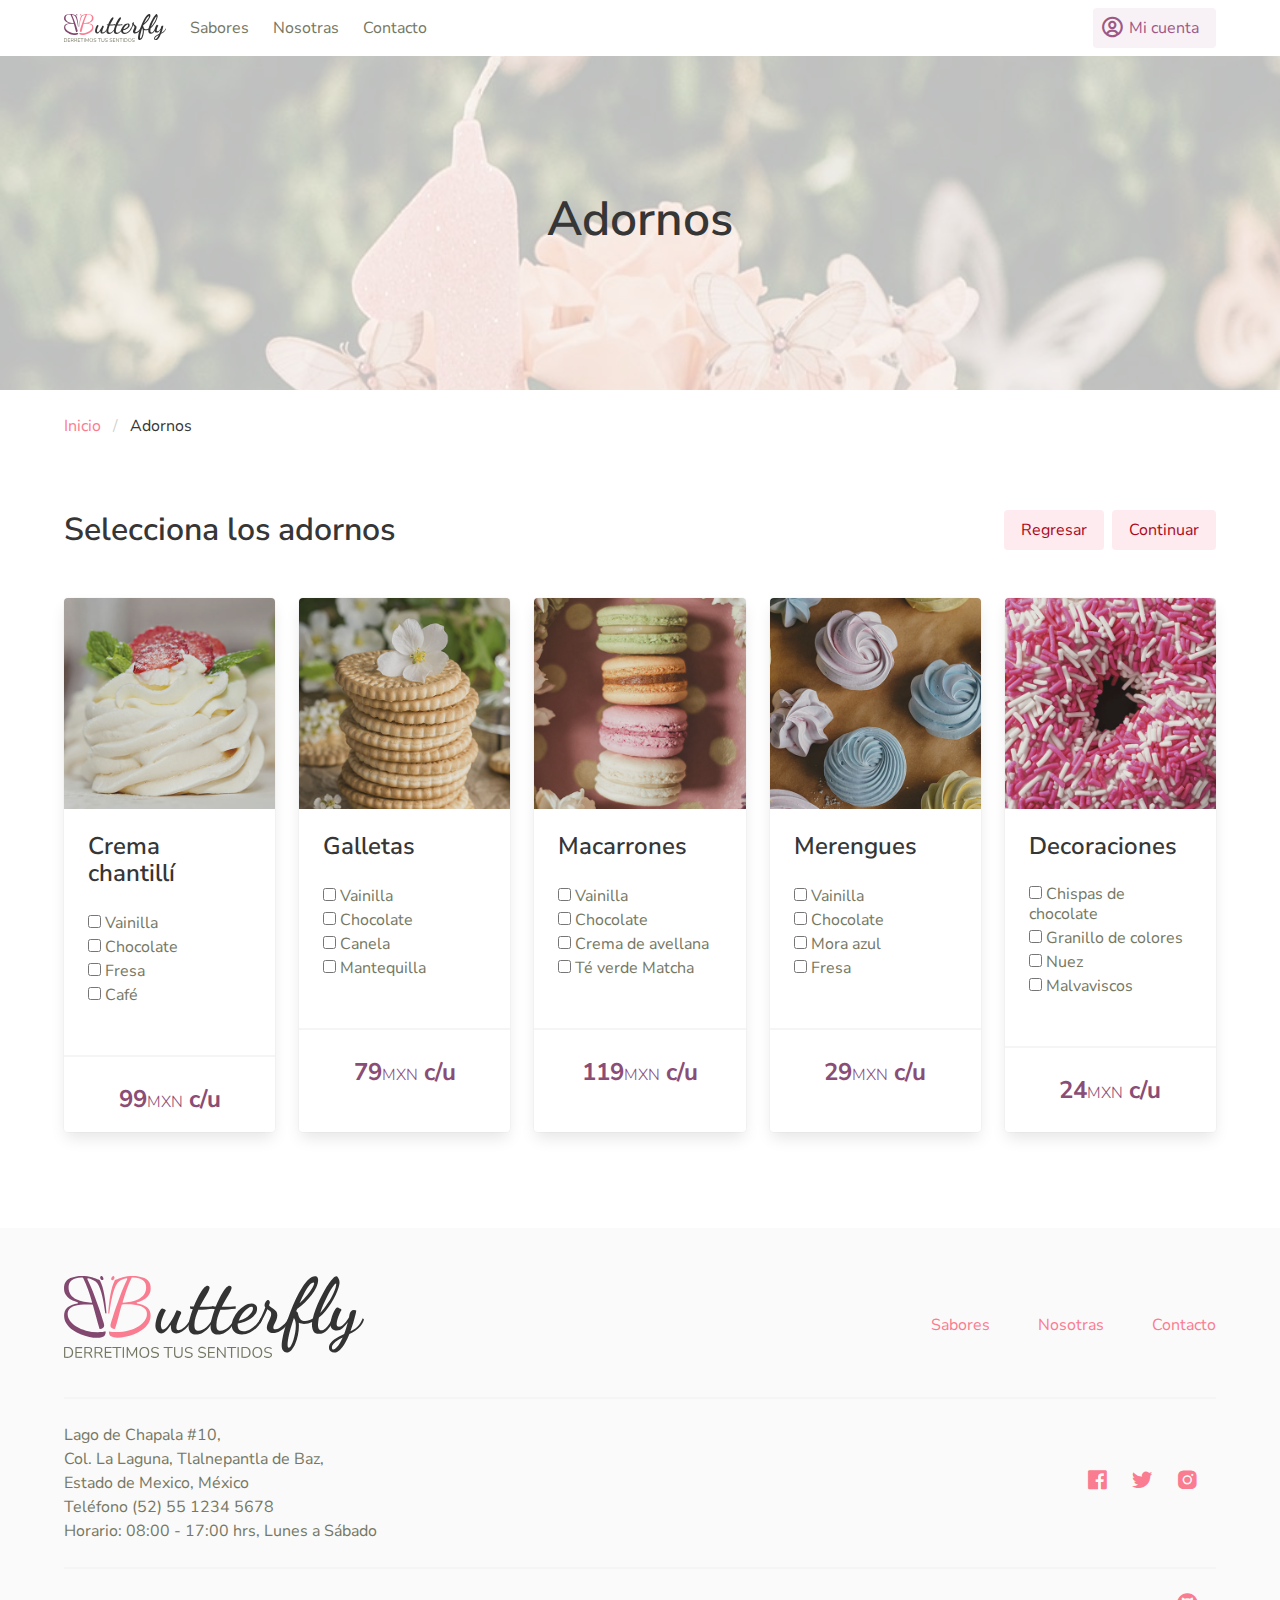
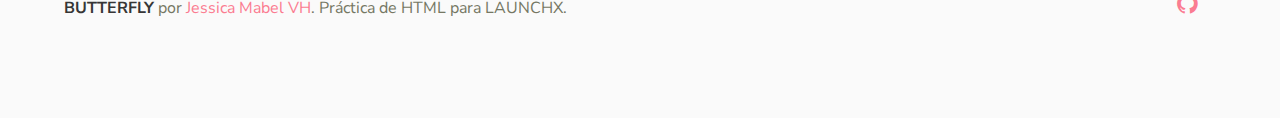
<file: 02.HTML/ornaments.html>
<!DOCTYPE html>
<html lang="es">
    <head>
        <meta charset="utf-8" />
        <meta http-equiv="X-UA-Compatible" content="IE=edge" />
        <meta name="viewport" content="width=device-width, initial-scale=1" />
        <meta name="msapplication-tap-highlight" content="no" />

        <link rel="apple-touch-icon" sizes="180x180" href="favicon/apple-touch-icon.png" />
        <link rel="icon" type="image/png" sizes="32x32" href="favicon/favicon-32x32.png" />
        <link rel="icon" type="image/png" sizes="16x16" href="favicon/favicon-16x16.png" />
        <link rel="manifest" href="favicon/site.webmanifest" />
        <link rel="mask-icon" href="favicon/safari-pinned-tab.svg" color="#5bbad5" />
        <meta name="apple-mobile-web-app-title" content="Butterfly" />
        <meta name="application-name" content="Butterfly" />
        <meta name="msapplication-TileColor" content="#da532c" />
        <meta name="theme-color" content="#ffffff" />

        <title>Adornos | Butterfly • Derritiendo tus sentidos</title>

        <link rel="stylesheet" href="css/butterfly.css" />
        <link rel="stylesheet" href="css/custom.css" />
        <link rel="stylesheet" href="css/boxicons.min.css" />
    </head>

    <body>
        <nav class="navbar is-fixed-top">
            <div class="container">
                <div class="navbar-brand">
                    <a class="navbar-item" href="index.html"> <img src="img/logo_slogan.svg" width="100%" /></a>
                    <span class="navbar-burger" data-target="navbarMenuHeroA">
                        <span></span>
                        <span></span>
                        <span></span>
                    </span>
                </div>
                <div id="navbarMenuHeroA" class="navbar-menu">
                    <div class="navbar-start">
                        <a class="navbar-item" href="flavors.html"> Sabores </a>
                        <a class="navbar-item"> Nosotras </a>
                        <a class="navbar-item"> Contacto </a>
                    </div>
                    <div class="navbar-end">
                        <span class="navbar-item">
                            <a class="button is-primary is-light">
                                <span class="icon">
                                    <i class="bx bx-user-circle bx-sm"></i>
                                </span>
                                <span>Mi cuenta</span>
                            </a>
                        </span>
                    </div>
                </div>
            </div>
        </nav>

        <section class="hero is-medium has-bg">
            <div class="hero-body has-layer">
                <div class="container has-text-centered">
                    <h1 class="title is-size-1 mt-5 pt-5">Adornos</h1>
                </div>
            </div>
        </section>

        <nav class="container breadcrumb mt-5" aria-label="breadcrumbs">
            <ul>
                <li><a href="index.html">Inicio</a></li>
                <li class="is-active"><a href="#" aria-current="page">Adornos</a></li>
            </ul>
        </nav>

        <section class="section mb-5">
            <div class="container">
                <div class="level">
                    <div class="level-left">
                        <div class="level-item">
                            <h2 class="title">Selecciona los adornos</h2>
                        </div>
                    </div>
                    <div class="level-right">
                        <div class="level-item">
                            <a class="button is-link is-light mr-2" href="flavors.html">Regresar</a>
                            <a class="button is-link is-light" href="payout.html">Continuar</a>
                        </div>
                    </div>
                </div>

                <div class="columns pt-5">
                    <div class="column">
                        <div class="card card-has-equal-height">
                            <div class="card-image">
                                <figure class="image">
                                    <img src="img/ornaments_01.jpg" alt="Crema chantillí" />
                                </figure>
                            </div>
                            <div class="card-content">
                                <div class="content">
                                    <p class="title is-4">Crema chantillí</p>
                                    <label class="checkbox">
                                        <input type="checkbox" name="whipped-cream" class="checkbox" id="wc-vanilla" />
                                        <span>Vainilla</span> </label
                                    ><br />
                                    <label class="checkbox">
                                        <input type="checkbox" name="whipped-cream" class="checkbox" id="wc-chocolate" />
                                        <span>Chocolate</span> </label
                                    ><br />
                                    <label class="checkbox">
                                        <input type="checkbox" name="whipped-cream" class="checkbox" id="wc-strawberry" />
                                        <span>Fresa</span> </label
                                    ><br />
                                    <label class="checkbox">
                                        <input type="checkbox" name="whipped-cream" class="checkbox" id="wc-coffee" />
                                        <span>Café</span>
                                    </label>
                                </div>
                            </div>
                            <hr />
                            <div class="has-text-centered is-size-4 has-text-primary has-text-weight-bold">
                                99<span class="has-text-weight-light is-size-6">MXN</span> c/u
                            </div>
                        </div>
                    </div>

                    <div class="column">
                        <div class="card card-has-equal-height">
                            <div class="card-image">
                                <figure class="image">
                                    <img src="img/ornaments_02.jpg" alt="Crema chantillí" />
                                </figure>
                            </div>
                            <div class="card-content">
                                <div class="content">
                                    <p class="title is-4">Galletas</p>
                                    <label class="checkbox">
                                        <input type="checkbox" name="cookies" class="checkbox" id="c-vanilla" />
                                        <span>Vainilla</span> </label
                                    ><br />
                                    <label class="checkbox">
                                        <input type="checkbox" name="cookies" class="checkbox" id="c-chocolate" />
                                        <span>Chocolate</span> </label
                                    ><br />
                                    <label class="checkbox">
                                        <input type="checkbox" name="cookies" class="checkbox" id="c-cinnamon" />
                                        <span>Canela</span> </label
                                    ><br />
                                    <label class="checkbox">
                                        <input type="checkbox" name="cookies" class="checkbox" id="c-butter" />
                                        <span>Mantequilla</span>
                                    </label>
                                </div>
                            </div>
                            <hr />
                            <div class="has-text-centered is-size-4 has-text-primary has-text-weight-bold">
                                79<span class="has-text-weight-light is-size-6">MXN</span> c/u
                            </div>
                        </div>
                    </div>

                    <div class="column">
                        <div class="card card-has-equal-height">
                            <div class="card-image">
                                <figure class="image">
                                    <img src="img/ornaments_03.jpg" alt="Macarrones" />
                                </figure>
                            </div>
                            <div class="card-content">
                                <div class="content">
                                    <p class="title is-4">Macarrones</p>
                                    <label class="checkbox">
                                        <input type="checkbox" name="macaroons" class="checkbox" id="ma-vanilla" />
                                        <span>Vainilla</span> </label
                                    ><br />
                                    <label class="checkbox">
                                        <input type="checkbox" name="macaroons" class="checkbox" id="ma-chocolate" />
                                        <span>Chocolate</span> </label
                                    ><br />
                                    <label class="checkbox">
                                        <input type="checkbox" name="macaroons" class="checkbox" id="ma-hazelnut-cream" />
                                        <span>Crema de avellana</span> </label
                                    ><br />
                                    <label class="checkbox">
                                        <input type="checkbox" name="macaroons" class="checkbox" id="ma-green-tea-matcha" />
                                        <span>Té verde Matcha</span> </label
                                    ><br />
                                </div>
                            </div>
                            <hr />
                            <div class="has-text-centered is-size-4 has-text-primary has-text-weight-bold">
                                119<span class="has-text-weight-light is-size-6">MXN</span> c/u
                            </div>
                        </div>
                    </div>

                    <div class="column">
                        <div class="card card-has-equal-height">
                            <div class="card-image">
                                <figure class="image">
                                    <img src="img/ornaments_04.jpg" alt="Merengues" />
                                </figure>
                            </div>
                            <div class="card-content">
                                <div class="content">
                                    <p class="title is-4">Merengues</p>
                                    <label class="checkbox">
                                        <input type="checkbox" name="meringues" class="checkbox" id="me-vanilla" />
                                        <span>Vainilla</span> </label
                                    ><br />
                                    <label class="checkbox">
                                        <input type="checkbox" name="meringues" class="checkbox" id="me-chocolate" />
                                        <span>Chocolate</span> </label
                                    ><br />
                                    <label class="checkbox">
                                        <input type="checkbox" name="meringues" class="checkbox" id="me-blueberry" />
                                        <span>Mora azul</span> </label
                                    ><br />
                                    <label class="checkbox">
                                        <input type="checkbox" name="meringues" class="checkbox" id="me-strawberry" />
                                        <span>Fresa</span>
                                    </label>
                                </div>
                            </div>
                            <hr />
                            <div class="has-text-centered is-size-4 has-text-primary has-text-weight-bold">
                                29<span class="has-text-weight-light is-size-6">MXN</span> c/u
                            </div>
                        </div>
                    </div>

                    <div class="column">
                        <div class="card card-has-equal-height pb-5">
                            <div class="card-image">
                                <figure class="image">
                                    <img src="img/ornaments_05.jpg" alt="Decoraciones" />
                                </figure>
                            </div>
                            <div class="card-content">
                                <div class="content">
                                    <p class="title is-4">Decoraciones</p>
                                    <label class="checkbox">
                                        <input type="checkbox" name="toppings" class="checkbox" id="t-chocolate-chips" />
                                        <span>Chispas de chocolate</span> </label
                                    ><br />
                                    <label class="checkbox">
                                        <input type="checkbox" name="toppings" class="checkbox" id="t-colorful-granules" />
                                        <span>Granillo de colores</span> </label
                                    ><br />
                                    <label class="checkbox">
                                        <input type="checkbox" name="toppings" class="checkbox" id="t-nut" />
                                        <span>Nuez</span> </label
                                    ><br />
                                    <label class="checkbox">
                                        <input type="checkbox" name="toppings" class="checkbox" id="t-marshmallow" />
                                        <span>Malvaviscos</span>
                                    </label>
                                </div>
                            </div>
                            <hr />
                            <div class="has-text-centered is-size-4 has-text-primary has-text-weight-bold">
                                24<span class="has-text-weight-light is-size-6">MXN</span> c/u
                            </div>
                        </div>
                    </div>
                </div>

                <div class="container is is-pulled-right is-hidden-widescreen">
                    <a class="button is-link is-light mr-2" href="flavors.html">Regresar</a>
                    <a class="button is-link is-light" href="payout.html">Continuar</a>
                </div>
            </div>
        </section>
    </body>

    <footer class="footer">
        <div class="container">
            <div class="is-flex is-flex-wrap-wrap is-justify-content-between is-align-items-center">
                <div class="mr-auto mb-2">
                    <a class="is-inline-block"> <img class="image" src="img/logo_slogan.svg" alt="Butterfly" width="100%" /></a>
                </div>
                <div>
                    <ul class="is-flex is-flex-wrap-wrap is-align-items-center is-justify-content-center">
                        <li class="mr-6"><a class="is-link" href="flavors.html">Sabores</a></li>
                        <li class="mr-6"><a class="is-link">Nosotras</a></li>
                        <li><a class="is-link">Contacto</a></li>
                    </ul>
                </div>
            </div>
            <hr />
            <div class="is-flex-tablet is-justify-content-between is-align-items-center">
                <p>
                    Lago de Chapala #10,<br/>
                    Col. La Laguna, Tlalnepantla de Baz,<br/>
                    Estado de Mexico, México<br/>
                    Teléfono (52) 55 1234 5678<br/>
                    Horario: 08:00 - 17:00 hrs, Lunes a Sábado
                </p>
                <div class="py-2 is-hidden-tablet"></div>
                <div class="ml-auto">
                    <a class="mr-4 is-inline-block"> <i class="bx bxl-facebook-square bx-sm"></i></a>
                    <a class="mr-4 is-inline-block"> <i class="bx bxl-twitter bx-sm"></i></a>
                    <a class="mr-4 is-inline-block"><i class="bx bxl-instagram-alt bx-sm"></i></a>
                </div>
            </div>
            <hr />
            <div class="is-flex-tablet is-justify-content-between is-align-items-center">
                <p>
                    <strong>BUTTERFLY</strong> por
                    <a href="https://github.com/JessicaMabelVH" target="_blank" rel="noopener noreferrer">Jessica Mabel VH</a>.<br
                        class="is-hidden-tablet"
                    />
                    Práctica de HTML para LAUNCHX.
                </p>
                <div class="py-2 is-hidden-tablet"></div>
                <div class="ml-auto">
                    <a class="mr-4 is-inline-block" href="https://github.com/JessicaMabelVH" target="_blank" rel="noopener noreferrer"><i class="bx bxl-github bx-sm"></i></a>
                </div>
            </div>
        </div>
    </footer>

    <script src="js/main.js"></script>
</html>
</file>
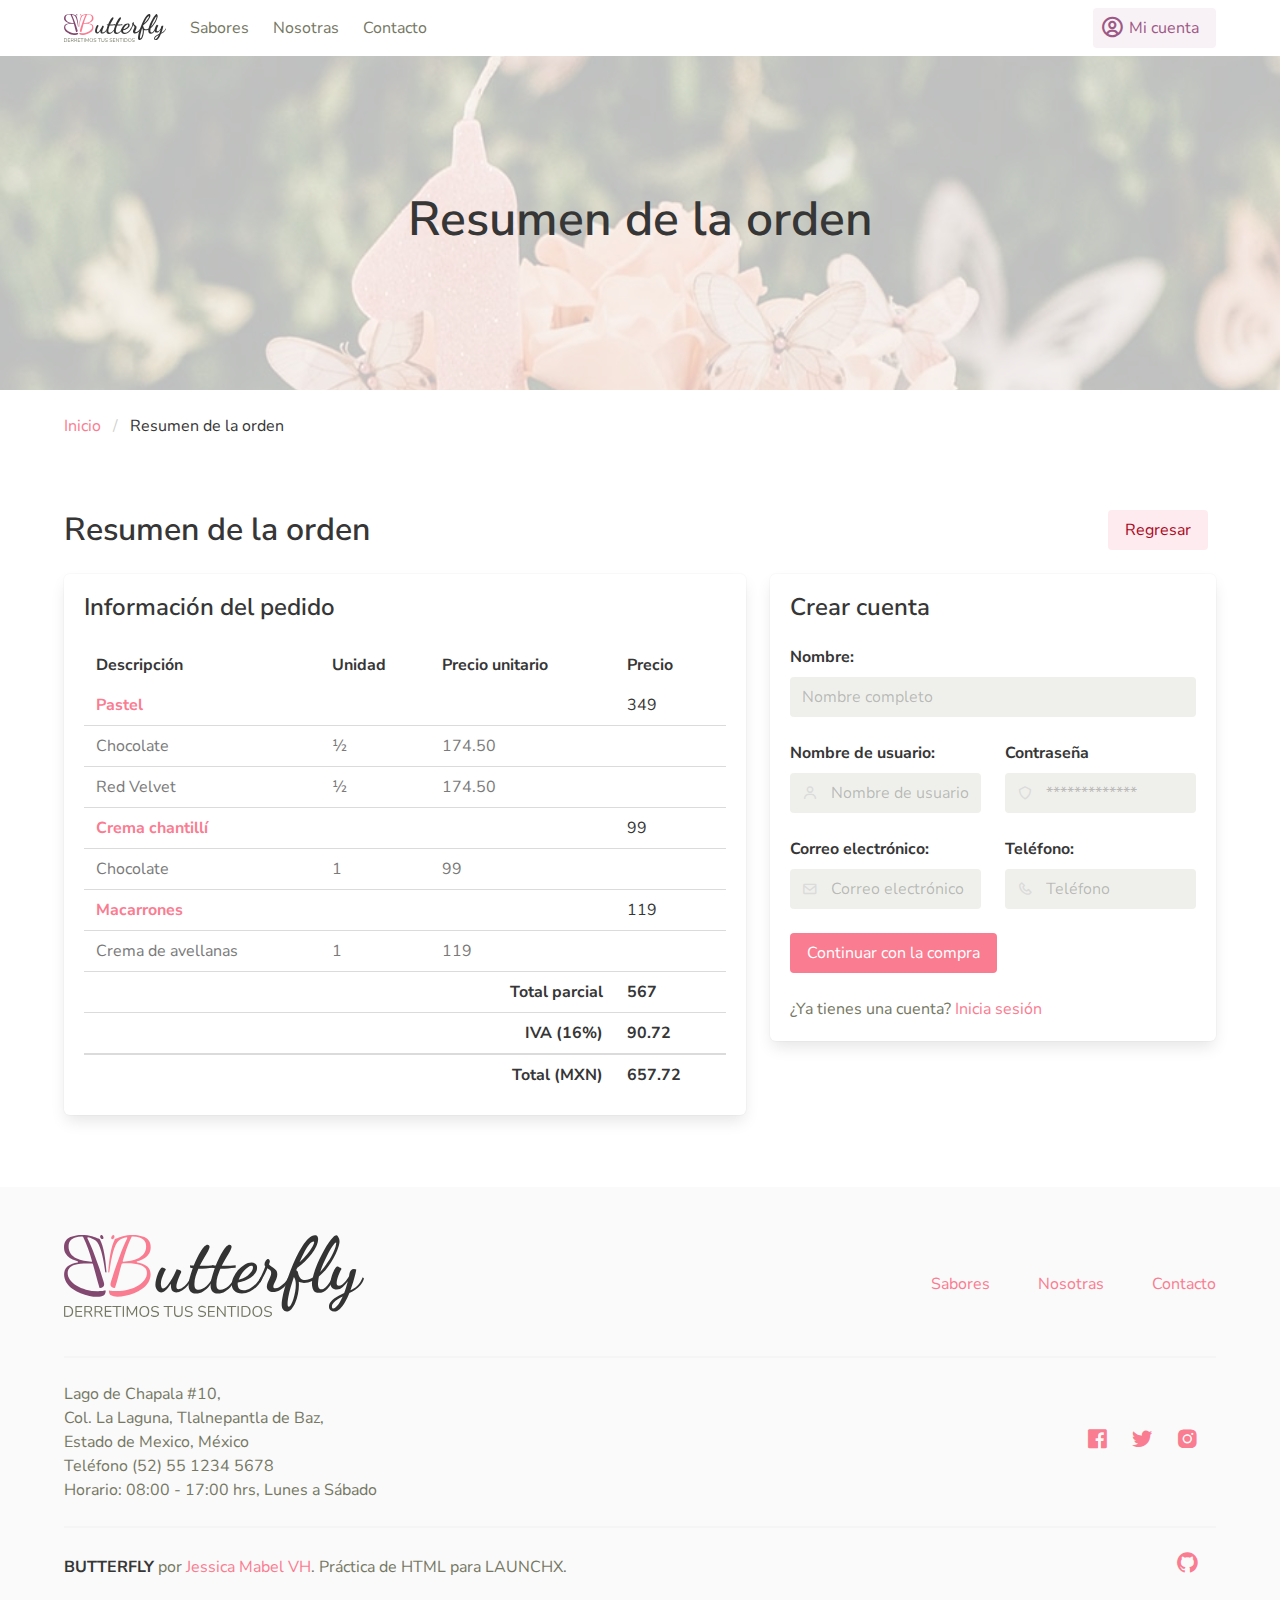
<file: 02.HTML/payout.html>
<!DOCTYPE html>
<html lang="es">
    <head>
        <meta charset="utf-8" />
        <meta http-equiv="X-UA-Compatible" content="IE=edge" />
        <meta name="viewport" content="width=device-width, initial-scale=1" />
        <meta name="msapplication-tap-highlight" content="no" />

        <link rel="apple-touch-icon" sizes="180x180" href="favicon/apple-touch-icon.png" />
        <link rel="icon" type="image/png" sizes="32x32" href="favicon/favicon-32x32.png" />
        <link rel="icon" type="image/png" sizes="16x16" href="favicon/favicon-16x16.png" />
        <link rel="manifest" href="favicon/site.webmanifest" />
        <link rel="mask-icon" href="favicon/safari-pinned-tab.svg" color="#5bbad5" />
        <meta name="apple-mobile-web-app-title" content="Butterfly" />
        <meta name="application-name" content="Butterfly" />
        <meta name="msapplication-TileColor" content="#da532c" />
        <meta name="theme-color" content="#ffffff" />

        <title>Pagar | Butterfly • Derritiendo tus sentidos</title>

        <link rel="stylesheet" href="css/butterfly.css" />
        <link rel="stylesheet" href="css/custom.css" />
        <link rel="stylesheet" href="css/boxicons.min.css" />
    </head>

    <body>
        <nav class="navbar is-fixed-top">
            <div class="container">
                <div class="navbar-brand">
                    <a class="navbar-item" href="index.html"> <img src="img/logo_slogan.svg" width="100%" /></a>
                    <span class="navbar-burger" data-target="navbarMenuHeroA">
                        <span></span>
                        <span></span>
                        <span></span>
                    </span>
                </div>
                <div id="navbarMenuHeroA" class="navbar-menu">
                    <div class="navbar-start">
                        <a class="navbar-item" href="flavors.html"> Sabores </a>
                        <a class="navbar-item"> Nosotras </a>
                        <a class="navbar-item"> Contacto </a>
                    </div>
                    <div class="navbar-end">
                        <span class="navbar-item">
                            <a class="button is-primary is-light">
                                <span class="icon">
                                    <i class="bx bx-user-circle bx-sm"></i>
                                </span>
                                <span>Mi cuenta</span>
                            </a>
                        </span>
                    </div>
                </div>
            </div>
        </nav>

        <section class="hero is-medium has-bg">
            <div class="hero-body has-layer">
                <div class="container has-text-centered">
                    <h1 class="title is-size-1 mt-5 pt-5">Resumen de la orden</h1>
                </div>
            </div>
        </section>

        <nav class="container breadcrumb mt-5" aria-label="breadcrumbs">
            <ul>
                <li><a href="index.html">Inicio</a></li>
                <li class="is-active"><a href="#" aria-current="page">Resumen de la orden</a></li>
            </ul>
        </nav>

        <section class="section mb-5">
            <div class="container">
                <div class="level">
                    <div class="level-left">
                        <div class="level-item">
                            <h2 class="title">Resumen de la orden</h2>
                        </div>
                    </div>
                    <div class="level-right">
                        <div class="level-item">
                            <a class="button is-link is-light mr-2" href="ornaments.html">Regresar</a>
                        </div>
                    </div>
                </div>

                <div class="columns is-centered">
                    <div class="column is-three-fifths">
                        <div class="box">
                            <h2 class="title is-4">Información del pedido</h2>
                                <div class="table-container">
                                <table class="table is-fullwidth is-hoverable">
                                        <thead">
                                            <tr>
                                                <th>Descripción</th>
                                                <th>Unidad</th>
                                                <th>Precio unitario</th>
                                                <th>Precio</th>
                                            </tr>
                                        </thead>
                                        <tfoot>
                                            <tr>
                                                <th></th>
                                                <th></th>
                                                <th class="has-text-right">Total (MXN)</th>
                                                <th>657.72</th>
                                            </tr>
                                        </tfoot>
                                        <tbody>
                                            <tr>
                                                <td colspan="1" class="has-text-weight-bold has-text-link">Pastel</td>
                                                <td></td>
                                                <td></td>
                                                <td>349</td>
                                            </tr>
                                            <tr class="has-text-grey">
                                                <td>Chocolate</td>
                                                <td>½</td>
                                                <td>174.50</td>
                                                <td></td>
                                            </tr>
                                            <tr class="has-text-grey">
                                                <td>Red Velvet</td>
                                                <td>½</td>
                                                <td>174.50</td>
                                                <td></td>
                                            </tr>
                                            <tr>
                                                <td colspan="1" class="has-text-weight-bold has-text-link">Crema chantillí</td>
                                                <td></td>
                                                <td></td>
                                                <td>99</td>
                                            </tr>
                                            <tr class="has-text-grey">
                                                <td>Chocolate</td>
                                                <td>1</td>
                                                <td>99</td>
                                                <td></td>
                                            </tr>
                                            <tr>
                                                <td colspan="1" class="has-text-weight-bold has-text-link">Macarrones</td>
                                                <td></td>
                                                <td></td>
                                                <td>119</td>
                                            </tr>
                                            <tr class="has-text-grey">
                                                <td>Crema de avellanas</td>
                                                <td>1</td>
                                                <td>119</td>
                                                <td></td>
                                            </tr>
                                            <tr>
                                                <td></td>
                                                <td></td>
                                                <td class="has-text-weight-bold has-text-right">Total parcial</td>
                                                <td class="has-text-weight-bold">567</td>
                                            </tr>
                                            <tr>
                                                <td></td>
                                                <td></td>
                                                <td class="has-text-weight-bold has-text-right">IVA (16%)</td>
                                                <td class="has-text-weight-bold">90.72</td>
                                            </tr>
                                        </tbody>
                                </table>
                            </div>
                        </div>
                    </div>
                    <div class="column">
                        <form class="box" action="">
                            <div class="title is-4">Crear cuenta</div>
                            <div class="columns">
                                <div class="column">
                                    <label for="name" class="label">Nombre: </label>
                                    <div class="control">
                                        <input type="text" class="input" placeholder="Nombre completo" />
                                    </div>
                                </div>
                            </div>
                            <div class="columns">
                                <div class="column">
                                    <label for="usuario" class="label">Nombre de usuario: </label>
                                    <div class="control has-icons-left">
                                        <input type="text" class="input" placeholder="Nombre de usuario"/>
                                        <span class="icon is-left">
                                            <i class='bx bx-user' ></i>
                                        </span>
                                    </div>
                                </div>
                                <div class="column">
                                    <div class="field">
                                        <label class="label">Contraseña</label>
                                        <div class="control has-icons-left">
                                            <input class="input" type="password" id="password" placeholder="*************" />
                                            <span class="icon is-left">
                                                <i class='bx bx-shield' ></i>
                                            </span>
                                        </div>
                                    </div>
                                </div>
                            </div>
                            <div class="columns">
                                <div class="column">
                                    <label for="email" class="label">Correo electrónico: </label>
                                    <div class="control has-icons-left">
                                        <input type="email" class="input" placeholder="Correo electrónico" />
                                        <span class="icon is-left"><i class='bx bx-envelope' ></i></span>
                                    </div>
                                </div>
                                <div class="column">
                                    <label for="tel" class="label">Teléfono: </label>
                                    <div class="control has-icons-left">
                                        <input type="tel" class="input" placeholder="Teléfono" />
                                        <span class="icon is-left"><i class='bx bx-phone' ></i></span>
                                    </div>
                                </div>
                            </div>
                            <button class="button is-link is-right">
                                <span>Continuar con la compra</span>
                            </button>
                            <div class="mt-5">
                                <p>¿Ya tienes una cuenta? <a>Inicia sesión</a></p>
                            </div>
                        </form>
                    </div>
                </div>
            </div>
        </section>
    </body>

    <footer class="footer">
        <div class="container">
            <div class="is-flex is-flex-wrap-wrap is-justify-content-between is-align-items-center">
                <div class="mr-auto mb-2">
                    <a class="is-inline-block"> <img class="image" src="img/logo_slogan.svg" alt="Butterfly" width="100%" /></a>
                </div>
                <div>
                    <ul class="is-flex is-flex-wrap-wrap is-align-items-center is-justify-content-center">
                        <li class="mr-6"><a class="is-link" href="flavors.html">Sabores</a></li>
                        <li class="mr-6"><a class="is-link">Nosotras</a></li>
                        <li><a class="is-link">Contacto</a></li>
                    </ul>
                </div>
            </div>
            <hr />
            <div class="is-flex-tablet is-justify-content-between is-align-items-center">
                <p>
                    Lago de Chapala #10,<br/>
                    Col. La Laguna, Tlalnepantla de Baz,<br/>
                    Estado de Mexico, México<br/>
                    Teléfono (52) 55 1234 5678<br/>
                    Horario: 08:00 - 17:00 hrs, Lunes a Sábado
                </p>
                <div class="py-2 is-hidden-tablet"></div>
                <div class="ml-auto">
                    <a class="mr-4 is-inline-block"> <i class="bx bxl-facebook-square bx-sm"></i></a>
                    <a class="mr-4 is-inline-block"> <i class="bx bxl-twitter bx-sm"></i></a>
                    <a class="mr-4 is-inline-block"><i class="bx bxl-instagram-alt bx-sm"></i></a>
                </div>
            </div>
            <hr />
            <div class="is-flex-tablet is-justify-content-between is-align-items-center">
                <p>
                    <strong>BUTTERFLY</strong> por
                    <a href="https://github.com/JessicaMabelVH" target="_blank" rel="noopener noreferrer">Jessica Mabel VH</a>.<br
                        class="is-hidden-tablet"
                    />
                    Práctica de HTML para LAUNCHX.
                </p>
                <div class="py-2 is-hidden-tablet"></div>
                <div class="ml-auto">
                    <a class="mr-4 is-inline-block" href="https://github.com/JessicaMabelVH" target="_blank" rel="noopener noreferrer"><i class="bx bxl-github bx-sm"></i></a>
                </div>
            </div>
        </div>
    </footer>

    <script src="js/main.js"></script>
</html>
</file>
<file: 02.HTML/css/custom.css>
.has-bg {
    background: white;
  background: url("../img/bg_01.jpg") no-repeat center center fixed;
  -webkit-background-size: cover;
  -moz-background-size: cover;
  -o-background-size: cover;
  background-size: cover;
  position: relative;
}

.has-layer {
  background-color: rgba(255, 255, 255, 0.75);
  top: 0;
  left: 0;
  width: 100%;
  height: 100%;
}

.hero .nav,
.hero.is-success .nav {
  -webkit-box-shadow: none;
  box-shadow: none;
}

/* .hero .subtitle {
  padding: 3rem 0;
  line-height: 1.5;
} */

.scrollToTopBtn {
  position: fixed;
  bottom: 50px;
  right: 50px;
  z-index: 100;
  /* hide it at first */
  /* hide with opacity */
  opacity: 0;
  /* also add a translate effect */
  transform: translateY(100px);
  /* and a transition */
  transition: all 0.5s ease;
}

.showBtn {
  opacity: 1;
  transform: translateY(0);
}


.card-has-equal-height {
  display: flex;
  flex-direction: column;
  height: 100%;
}
.card-has-equal-height .card-footer {
  margin-top: auto;
}
</file>
<file: 03.CSS/css/style.min.css>
@charset "UTF-8";
/*! Custom Bootstrap 5 Theme */@import url("https://fonts.googleapis.com/css2?family=Readex+Pro:wght@200;300;400;700&display=swap");@import url("https://cdn.jsdelivr.net/npm/bootstrap-icons@1.8.1/font/bootstrap-icons.css");
/*!
 * Bootstrap v5.1.3 (https://getbootstrap.com/)
 * Copyright 2011-2021 The Bootstrap Authors
 * Copyright 2011-2021 Twitter, Inc.
 * Licensed under MIT (https://github.com/twbs/bootstrap/blob/main/LICENSE)
 */:root{--bs-blue:#0d6efd;--bs-indigo:#6610f2;--bs-purple:#6f42c1;--bs-pink:#d63384;--bs-red:#dc3545;--bs-orange:#fd7e14;--bs-yellow:#ffc107;--bs-green:#198754;--bs-teal:#20c997;--bs-cyan:#0dcaf0;--bs-white:#fff;--bs-gray:#6c757d;--bs-gray-dark:#343a40;--bs-gray-100:#f8f9fa;--bs-gray-200:#e9ecef;--bs-gray-300:#dee2e6;--bs-gray-400:#ced4da;--bs-gray-500:#adb5bd;--bs-gray-600:#6c757d;--bs-gray-700:#495057;--bs-gray-800:#343a40;--bs-gray-900:#212529;--bs-primary:#3757d5;--bs-secondary:#6c757d;--bs-success:#198754;--bs-info:#1F3E72;--bs-warning:#FFD012;--bs-danger:#dc3545;--bs-light:#f8f9fa;--bs-dark:#212529;--bs-primary-rgb:55,87,213;--bs-secondary-rgb:108,117,125;--bs-success-rgb:25,135,84;--bs-info-rgb:31,62,114;--bs-warning-rgb:255,208,18;--bs-danger-rgb:220,53,69;--bs-light-rgb:248,249,250;--bs-dark-rgb:33,37,41;--bs-white-rgb:255,255,255;--bs-black-rgb:0,0,0;--bs-body-color-rgb:33,37,41;--bs-body-bg-rgb:255,255,255;--bs-font-sans-serif:system-ui,-apple-system,"Segoe UI",Roboto,"Helvetica Neue",Arial,"Noto Sans","Liberation Sans",sans-serif,"Apple Color Emoji","Segoe UI Emoji","Segoe UI Symbol","Noto Color Emoji";--bs-font-monospace:SFMono-Regular,Menlo,Monaco,Consolas,"Liberation Mono","Courier New",monospace;--bs-gradient:linear-gradient(180deg,rgba(255,255,255,0.15),rgba(255,255,255,0));--bs-body-font-family:Readex Pro;--bs-body-font-size:1rem;--bs-body-font-weight:400;--bs-body-line-height:1.5;--bs-body-color:#212529;--bs-body-bg:#fff}*,:after,:before{box-sizing:border-box}@media (prefers-reduced-motion:no-preference){:root{scroll-behavior:smooth}}body{margin:0;font-family:var(--bs-body-font-family);font-size:var(--bs-body-font-size);font-weight:var(--bs-body-font-weight);line-height:var(--bs-body-line-height);color:var(--bs-body-color);text-align:var(--bs-body-text-align);background-color:var(--bs-body-bg);-webkit-text-size-adjust:100%;-webkit-tap-highlight-color:rgba(0,0,0,0)}hr{margin:1rem 0;color:inherit;background-color:currentColor;border:0;opacity:0.25}hr:not([size]){height:1px}.h1,.h2,.h3,.h4,.h5,.h6,h1,h2,h3,h4,h5,h6{margin-top:0;margin-bottom:0.5rem;font-weight:500;line-height:1.2}.h1,h1{font-size:calc(1.375rem + 1.5vw)}@media (min-width:1200px){.h1,h1{font-size:2.5rem}}.h2,h2{font-size:calc(1.325rem + 0.9vw)}@media (min-width:1200px){.h2,h2{font-size:2rem}}.h3,h3{font-size:calc(1.3rem + 0.6vw)}@media (min-width:1200px){.h3,h3{font-size:1.75rem}}.h4,h4{font-size:calc(1.275rem + 0.3vw)}@media (min-width:1200px){.h4,h4{font-size:1.5rem}}.h5,h5{font-size:1.25rem}.h6,h6{font-size:1rem}p{margin-top:0;margin-bottom:1rem}abbr[data-bs-original-title],abbr[title]{text-decoration:underline dotted;cursor:help;text-decoration-skip-ink:none}address{margin-bottom:1rem;font-style:normal;line-height:inherit}ol,ul{padding-left:2rem}dl,ol,ul{margin-top:0;margin-bottom:1rem}ol ol,ol ul,ul ol,ul ul{margin-bottom:0}dt{font-weight:700}dd{margin-bottom:0.5rem;margin-left:0}blockquote{margin:0 0 1rem}b,strong{font-weight:bolder}.small,small{font-size:0.875em}.mark,mark{padding:0.2em;background-color:#fcf8e3}sub,sup{position:relative;font-size:0.75em;line-height:0;vertical-align:baseline}sub{bottom:-0.25em}sup{top:-0.5em}a{color:#3757d5;text-decoration:underline}a:hover{color:#2c46aa}a:not([href]):not([class]),a:not([href]):not([class]):hover{color:inherit;text-decoration:none}code,kbd,pre,samp{font-family:var(--bs-font-monospace);font-size:1em;direction:ltr;unicode-bidi:bidi-override}pre{display:block;margin-top:0;margin-bottom:1rem;overflow:auto;font-size:0.875em}pre code{font-size:inherit;color:inherit;word-break:normal}code{font-size:0.875em;color:#d63384;word-wrap:break-word}a>code{color:inherit}kbd{padding:0.2rem 0.4rem;font-size:0.875em;color:#fff;background-color:#212529;border-radius:0.2rem}kbd kbd{padding:0;font-size:1em;font-weight:700}figure{margin:0 0 1rem}img,svg{vertical-align:middle}table{caption-side:bottom;border-collapse:collapse}caption{padding-top:0.5rem;padding-bottom:0.5rem;color:#6c757d;text-align:left}th{text-align:inherit;text-align:-webkit-match-parent}tbody,td,tfoot,th,thead,tr{border-color:inherit;border-style:solid;border-width:0}label{display:inline-block}button{border-radius:0}button:focus:not(:focus-visible){outline:0}button,input,optgroup,select,textarea{margin:0;font-family:inherit;font-size:inherit;line-height:inherit}button,select{text-transform:none}[role=button]{cursor:pointer}select{word-wrap:normal}select:disabled{opacity:1}[list]::-webkit-calendar-picker-indicator{display:none}[type=button],[type=reset],[type=submit],button{-webkit-appearance:button}[type=button]:not(:disabled),[type=reset]:not(:disabled),[type=submit]:not(:disabled),button:not(:disabled){cursor:pointer}::-moz-focus-inner{padding:0;border-style:none}textarea{resize:vertical}fieldset{min-width:0;padding:0;margin:0;border:0}legend{float:left;width:100%;padding:0;margin-bottom:0.5rem;font-size:calc(1.275rem + 0.3vw);line-height:inherit}@media (min-width:1200px){legend{font-size:1.5rem}}legend+*{clear:left}::-webkit-datetime-edit-day-field,::-webkit-datetime-edit-fields-wrapper,::-webkit-datetime-edit-hour-field,::-webkit-datetime-edit-minute,::-webkit-datetime-edit-month-field,::-webkit-datetime-edit-text,::-webkit-datetime-edit-year-field{padding:0}::-webkit-inner-spin-button{height:auto}[type=search]{outline-offset:-2px;-webkit-appearance:textfield}::-webkit-search-decoration{-webkit-appearance:none}::-webkit-color-swatch-wrapper{padding:0}::file-selector-button{font:inherit}::-webkit-file-upload-button{font:inherit;-webkit-appearance:button}output{display:inline-block}iframe{border:0}summary{display:list-item;cursor:pointer}progress{vertical-align:baseline}[hidden]{display:none!important}.lead{font-size:1.25rem;font-weight:300}.display-1{font-size:calc(1.625rem + 4.5vw);font-weight:300;line-height:1.2}@media (min-width:1200px){.display-1{font-size:5rem}}.display-2{font-size:calc(1.575rem + 3.9vw);font-weight:300;line-height:1.2}@media (min-width:1200px){.display-2{font-size:4.5rem}}.display-3{font-size:calc(1.525rem + 3.3vw);font-weight:300;line-height:1.2}@media (min-width:1200px){.display-3{font-size:4rem}}.display-4{font-size:calc(1.475rem + 2.7vw);font-weight:300;line-height:1.2}@media (min-width:1200px){.display-4{font-size:3.5rem}}.display-5{font-size:calc(1.425rem + 2.1vw);font-weight:300;line-height:1.2}@media (min-width:1200px){.display-5{font-size:3rem}}.display-6{font-size:calc(1.375rem + 1.5vw);font-weight:300;line-height:1.2}@media (min-width:1200px){.display-6{font-size:2.5rem}}.list-unstyled{padding-left:0;list-style:none}.list-inline{padding-left:0;list-style:none}.list-inline-item{display:inline-block}.list-inline-item:not(:last-child){margin-right:0.5rem}.initialism{font-size:0.875em;text-transform:uppercase}.blockquote{margin-bottom:1rem;font-size:1.25rem}.blockquote>:last-child{margin-bottom:0}.blockquote-footer{margin-top:-1rem;margin-bottom:1rem;font-size:0.875em;color:#6c757d}.blockquote-footer:before{content:"— "}.img-fluid{max-width:100%;height:auto}.img-thumbnail{padding:0.25rem;background-color:#fff;border:1px solid #dee2e6;border-radius:0.25rem;max-width:100%;height:auto}.figure{display:inline-block}.figure-img{margin-bottom:0.5rem;line-height:1}.figure-caption{font-size:0.875em;color:#6c757d}.container,.container-fluid,.container-lg,.container-md,.container-sm,.container-xl,.container-xxl{width:100%;padding-right:var(--bs-gutter-x,0.75rem);padding-left:var(--bs-gutter-x,0.75rem);margin-right:auto;margin-left:auto}@media (min-width:576px){.container,.container-sm{max-width:540px}}@media (min-width:768px){.container,.container-md,.container-sm{max-width:720px}}@media (min-width:992px){.container,.container-lg,.container-md,.container-sm{max-width:960px}}@media (min-width:1200px){.container,.container-lg,.container-md,.container-sm,.container-xl{max-width:1140px}}@media (min-width:1400px){.container,.container-lg,.container-md,.container-sm,.container-xl,.container-xxl{max-width:1320px}}.row{--bs-gutter-x:1.5rem;--bs-gutter-y:0;display:flex;flex-wrap:wrap;margin-top:calc(-1 * var(--bs-gutter-y));margin-right:calc(-.5 * var(--bs-gutter-x));margin-left:calc(-.5 * var(--bs-gutter-x))}.row>*{flex-shrink:0;width:100%;max-width:100%;padding-right:calc(var(--bs-gutter-x) * .5);padding-left:calc(var(--bs-gutter-x) * .5);margin-top:var(--bs-gutter-y)}.col{flex:1 0 0%}.row-cols-auto>*{flex:0 0 auto;width:auto}.row-cols-1>*{flex:0 0 auto;width:100%}.row-cols-2>*{flex:0 0 auto;width:50%}.row-cols-3>*{flex:0 0 auto;width:33.3333333333%}.row-cols-4>*{flex:0 0 auto;width:25%}.row-cols-5>*{flex:0 0 auto;width:20%}.row-cols-6>*{flex:0 0 auto;width:16.6666666667%}.col-auto{flex:0 0 auto;width:auto}.col-1{flex:0 0 auto;width:8.33333333%}.col-2{flex:0 0 auto;width:16.66666667%}.col-3{flex:0 0 auto;width:25%}.col-4{flex:0 0 auto;width:33.33333333%}.col-5{flex:0 0 auto;width:41.66666667%}.col-6{flex:0 0 auto;width:50%}.col-7{flex:0 0 auto;width:58.33333333%}.col-8{flex:0 0 auto;width:66.66666667%}.col-9{flex:0 0 auto;width:75%}.col-10{flex:0 0 auto;width:83.33333333%}.col-11{flex:0 0 auto;width:91.66666667%}.col-12{flex:0 0 auto;width:100%}.offset-1{margin-left:8.33333333%}.offset-2{margin-left:16.66666667%}.offset-3{margin-left:25%}.offset-4{margin-left:33.33333333%}.offset-5{margin-left:41.66666667%}.offset-6{margin-left:50%}.offset-7{margin-left:58.33333333%}.offset-8{margin-left:66.66666667%}.offset-9{margin-left:75%}.offset-10{margin-left:83.33333333%}.offset-11{margin-left:91.66666667%}.g-0,.gx-0{--bs-gutter-x:0}.g-0,.gy-0{--bs-gutter-y:0}.g-1,.gx-1{--bs-gutter-x:0.25rem}.g-1,.gy-1{--bs-gutter-y:0.25rem}.g-2,.gx-2{--bs-gutter-x:0.5rem}.g-2,.gy-2{--bs-gutter-y:0.5rem}.g-3,.gx-3{--bs-gutter-x:1rem}.g-3,.gy-3{--bs-gutter-y:1rem}.g-4,.gx-4{--bs-gutter-x:1.5rem}.g-4,.gy-4{--bs-gutter-y:1.5rem}.g-5,.gx-5{--bs-gutter-x:3rem}.g-5,.gy-5{--bs-gutter-y:3rem}@media (min-width:576px){.col-sm{flex:1 0 0%}.row-cols-sm-auto>*{flex:0 0 auto;width:auto}.row-cols-sm-1>*{flex:0 0 auto;width:100%}.row-cols-sm-2>*{flex:0 0 auto;width:50%}.row-cols-sm-3>*{flex:0 0 auto;width:33.3333333333%}.row-cols-sm-4>*{flex:0 0 auto;width:25%}.row-cols-sm-5>*{flex:0 0 auto;width:20%}.row-cols-sm-6>*{flex:0 0 auto;width:16.6666666667%}.col-sm-auto{flex:0 0 auto;width:auto}.col-sm-1{flex:0 0 auto;width:8.33333333%}.col-sm-2{flex:0 0 auto;width:16.66666667%}.col-sm-3{flex:0 0 auto;width:25%}.col-sm-4{flex:0 0 auto;width:33.33333333%}.col-sm-5{flex:0 0 auto;width:41.66666667%}.col-sm-6{flex:0 0 auto;width:50%}.col-sm-7{flex:0 0 auto;width:58.33333333%}.col-sm-8{flex:0 0 auto;width:66.66666667%}.col-sm-9{flex:0 0 auto;width:75%}.col-sm-10{flex:0 0 auto;width:83.33333333%}.col-sm-11{flex:0 0 auto;width:91.66666667%}.col-sm-12{flex:0 0 auto;width:100%}.offset-sm-0{margin-left:0}.offset-sm-1{margin-left:8.33333333%}.offset-sm-2{margin-left:16.66666667%}.offset-sm-3{margin-left:25%}.offset-sm-4{margin-left:33.33333333%}.offset-sm-5{margin-left:41.66666667%}.offset-sm-6{margin-left:50%}.offset-sm-7{margin-left:58.33333333%}.offset-sm-8{margin-left:66.66666667%}.offset-sm-9{margin-left:75%}.offset-sm-10{margin-left:83.33333333%}.offset-sm-11{margin-left:91.66666667%}.g-sm-0,.gx-sm-0{--bs-gutter-x:0}.g-sm-0,.gy-sm-0{--bs-gutter-y:0}.g-sm-1,.gx-sm-1{--bs-gutter-x:0.25rem}.g-sm-1,.gy-sm-1{--bs-gutter-y:0.25rem}.g-sm-2,.gx-sm-2{--bs-gutter-x:0.5rem}.g-sm-2,.gy-sm-2{--bs-gutter-y:0.5rem}.g-sm-3,.gx-sm-3{--bs-gutter-x:1rem}.g-sm-3,.gy-sm-3{--bs-gutter-y:1rem}.g-sm-4,.gx-sm-4{--bs-gutter-x:1.5rem}.g-sm-4,.gy-sm-4{--bs-gutter-y:1.5rem}.g-sm-5,.gx-sm-5{--bs-gutter-x:3rem}.g-sm-5,.gy-sm-5{--bs-gutter-y:3rem}}@media (min-width:768px){.col-md{flex:1 0 0%}.row-cols-md-auto>*{flex:0 0 auto;width:auto}.row-cols-md-1>*{flex:0 0 auto;width:100%}.row-cols-md-2>*{flex:0 0 auto;width:50%}.row-cols-md-3>*{flex:0 0 auto;width:33.3333333333%}.row-cols-md-4>*{flex:0 0 auto;width:25%}.row-cols-md-5>*{flex:0 0 auto;width:20%}.row-cols-md-6>*{flex:0 0 auto;width:16.6666666667%}.col-md-auto{flex:0 0 auto;width:auto}.col-md-1{flex:0 0 auto;width:8.33333333%}.col-md-2{flex:0 0 auto;width:16.66666667%}.col-md-3{flex:0 0 auto;width:25%}.col-md-4{flex:0 0 auto;width:33.33333333%}.col-md-5{flex:0 0 auto;width:41.66666667%}.col-md-6{flex:0 0 auto;width:50%}.col-md-7{flex:0 0 auto;width:58.33333333%}.col-md-8{flex:0 0 auto;width:66.66666667%}.col-md-9{flex:0 0 auto;width:75%}.col-md-10{flex:0 0 auto;width:83.33333333%}.col-md-11{flex:0 0 auto;width:91.66666667%}.col-md-12{flex:0 0 auto;width:100%}.offset-md-0{margin-left:0}.offset-md-1{margin-left:8.33333333%}.offset-md-2{margin-left:16.66666667%}.offset-md-3{margin-left:25%}.offset-md-4{margin-left:33.33333333%}.offset-md-5{margin-left:41.66666667%}.offset-md-6{margin-left:50%}.offset-md-7{margin-left:58.33333333%}.offset-md-8{margin-left:66.66666667%}.offset-md-9{margin-left:75%}.offset-md-10{margin-left:83.33333333%}.offset-md-11{margin-left:91.66666667%}.g-md-0,.gx-md-0{--bs-gutter-x:0}.g-md-0,.gy-md-0{--bs-gutter-y:0}.g-md-1,.gx-md-1{--bs-gutter-x:0.25rem}.g-md-1,.gy-md-1{--bs-gutter-y:0.25rem}.g-md-2,.gx-md-2{--bs-gutter-x:0.5rem}.g-md-2,.gy-md-2{--bs-gutter-y:0.5rem}.g-md-3,.gx-md-3{--bs-gutter-x:1rem}.g-md-3,.gy-md-3{--bs-gutter-y:1rem}.g-md-4,.gx-md-4{--bs-gutter-x:1.5rem}.g-md-4,.gy-md-4{--bs-gutter-y:1.5rem}.g-md-5,.gx-md-5{--bs-gutter-x:3rem}.g-md-5,.gy-md-5{--bs-gutter-y:3rem}}@media (min-width:992px){.col-lg{flex:1 0 0%}.row-cols-lg-auto>*{flex:0 0 auto;width:auto}.row-cols-lg-1>*{flex:0 0 auto;width:100%}.row-cols-lg-2>*{flex:0 0 auto;width:50%}.row-cols-lg-3>*{flex:0 0 auto;width:33.3333333333%}.row-cols-lg-4>*{flex:0 0 auto;width:25%}.row-cols-lg-5>*{flex:0 0 auto;width:20%}.row-cols-lg-6>*{flex:0 0 auto;width:16.6666666667%}.col-lg-auto{flex:0 0 auto;width:auto}.col-lg-1{flex:0 0 auto;width:8.33333333%}.col-lg-2{flex:0 0 auto;width:16.66666667%}.col-lg-3{flex:0 0 auto;width:25%}.col-lg-4{flex:0 0 auto;width:33.33333333%}.col-lg-5{flex:0 0 auto;width:41.66666667%}.col-lg-6{flex:0 0 auto;width:50%}.col-lg-7{flex:0 0 auto;width:58.33333333%}.col-lg-8{flex:0 0 auto;width:66.66666667%}.col-lg-9{flex:0 0 auto;width:75%}.col-lg-10{flex:0 0 auto;width:83.33333333%}.col-lg-11{flex:0 0 auto;width:91.66666667%}.col-lg-12{flex:0 0 auto;width:100%}.offset-lg-0{margin-left:0}.offset-lg-1{margin-left:8.33333333%}.offset-lg-2{margin-left:16.66666667%}.offset-lg-3{margin-left:25%}.offset-lg-4{margin-left:33.33333333%}.offset-lg-5{margin-left:41.66666667%}.offset-lg-6{margin-left:50%}.offset-lg-7{margin-left:58.33333333%}.offset-lg-8{margin-left:66.66666667%}.offset-lg-9{margin-left:75%}.offset-lg-10{margin-left:83.33333333%}.offset-lg-11{margin-left:91.66666667%}.g-lg-0,.gx-lg-0{--bs-gutter-x:0}.g-lg-0,.gy-lg-0{--bs-gutter-y:0}.g-lg-1,.gx-lg-1{--bs-gutter-x:0.25rem}.g-lg-1,.gy-lg-1{--bs-gutter-y:0.25rem}.g-lg-2,.gx-lg-2{--bs-gutter-x:0.5rem}.g-lg-2,.gy-lg-2{--bs-gutter-y:0.5rem}.g-lg-3,.gx-lg-3{--bs-gutter-x:1rem}.g-lg-3,.gy-lg-3{--bs-gutter-y:1rem}.g-lg-4,.gx-lg-4{--bs-gutter-x:1.5rem}.g-lg-4,.gy-lg-4{--bs-gutter-y:1.5rem}.g-lg-5,.gx-lg-5{--bs-gutter-x:3rem}.g-lg-5,.gy-lg-5{--bs-gutter-y:3rem}}@media (min-width:1200px){.col-xl{flex:1 0 0%}.row-cols-xl-auto>*{flex:0 0 auto;width:auto}.row-cols-xl-1>*{flex:0 0 auto;width:100%}.row-cols-xl-2>*{flex:0 0 auto;width:50%}.row-cols-xl-3>*{flex:0 0 auto;width:33.3333333333%}.row-cols-xl-4>*{flex:0 0 auto;width:25%}.row-cols-xl-5>*{flex:0 0 auto;width:20%}.row-cols-xl-6>*{flex:0 0 auto;width:16.6666666667%}.col-xl-auto{flex:0 0 auto;width:auto}.col-xl-1{flex:0 0 auto;width:8.33333333%}.col-xl-2{flex:0 0 auto;width:16.66666667%}.col-xl-3{flex:0 0 auto;width:25%}.col-xl-4{flex:0 0 auto;width:33.33333333%}.col-xl-5{flex:0 0 auto;width:41.66666667%}.col-xl-6{flex:0 0 auto;width:50%}.col-xl-7{flex:0 0 auto;width:58.33333333%}.col-xl-8{flex:0 0 auto;width:66.66666667%}.col-xl-9{flex:0 0 auto;width:75%}.col-xl-10{flex:0 0 auto;width:83.33333333%}.col-xl-11{flex:0 0 auto;width:91.66666667%}.col-xl-12{flex:0 0 auto;width:100%}.offset-xl-0{margin-left:0}.offset-xl-1{margin-left:8.33333333%}.offset-xl-2{margin-left:16.66666667%}.offset-xl-3{margin-left:25%}.offset-xl-4{margin-left:33.33333333%}.offset-xl-5{margin-left:41.66666667%}.offset-xl-6{margin-left:50%}.offset-xl-7{margin-left:58.33333333%}.offset-xl-8{margin-left:66.66666667%}.offset-xl-9{margin-left:75%}.offset-xl-10{margin-left:83.33333333%}.offset-xl-11{margin-left:91.66666667%}.g-xl-0,.gx-xl-0{--bs-gutter-x:0}.g-xl-0,.gy-xl-0{--bs-gutter-y:0}.g-xl-1,.gx-xl-1{--bs-gutter-x:0.25rem}.g-xl-1,.gy-xl-1{--bs-gutter-y:0.25rem}.g-xl-2,.gx-xl-2{--bs-gutter-x:0.5rem}.g-xl-2,.gy-xl-2{--bs-gutter-y:0.5rem}.g-xl-3,.gx-xl-3{--bs-gutter-x:1rem}.g-xl-3,.gy-xl-3{--bs-gutter-y:1rem}.g-xl-4,.gx-xl-4{--bs-gutter-x:1.5rem}.g-xl-4,.gy-xl-4{--bs-gutter-y:1.5rem}.g-xl-5,.gx-xl-5{--bs-gutter-x:3rem}.g-xl-5,.gy-xl-5{--bs-gutter-y:3rem}}@media (min-width:1400px){.col-xxl{flex:1 0 0%}.row-cols-xxl-auto>*{flex:0 0 auto;width:auto}.row-cols-xxl-1>*{flex:0 0 auto;width:100%}.row-cols-xxl-2>*{flex:0 0 auto;width:50%}.row-cols-xxl-3>*{flex:0 0 auto;width:33.3333333333%}.row-cols-xxl-4>*{flex:0 0 auto;width:25%}.row-cols-xxl-5>*{flex:0 0 auto;width:20%}.row-cols-xxl-6>*{flex:0 0 auto;width:16.6666666667%}.col-xxl-auto{flex:0 0 auto;width:auto}.col-xxl-1{flex:0 0 auto;width:8.33333333%}.col-xxl-2{flex:0 0 auto;width:16.66666667%}.col-xxl-3{flex:0 0 auto;width:25%}.col-xxl-4{flex:0 0 auto;width:33.33333333%}.col-xxl-5{flex:0 0 auto;width:41.66666667%}.col-xxl-6{flex:0 0 auto;width:50%}.col-xxl-7{flex:0 0 auto;width:58.33333333%}.col-xxl-8{flex:0 0 auto;width:66.66666667%}.col-xxl-9{flex:0 0 auto;width:75%}.col-xxl-10{flex:0 0 auto;width:83.33333333%}.col-xxl-11{flex:0 0 auto;width:91.66666667%}.col-xxl-12{flex:0 0 auto;width:100%}.offset-xxl-0{margin-left:0}.offset-xxl-1{margin-left:8.33333333%}.offset-xxl-2{margin-left:16.66666667%}.offset-xxl-3{margin-left:25%}.offset-xxl-4{margin-left:33.33333333%}.offset-xxl-5{margin-left:41.66666667%}.offset-xxl-6{margin-left:50%}.offset-xxl-7{margin-left:58.33333333%}.offset-xxl-8{margin-left:66.66666667%}.offset-xxl-9{margin-left:75%}.offset-xxl-10{margin-left:83.33333333%}.offset-xxl-11{margin-left:91.66666667%}.g-xxl-0,.gx-xxl-0{--bs-gutter-x:0}.g-xxl-0,.gy-xxl-0{--bs-gutter-y:0}.g-xxl-1,.gx-xxl-1{--bs-gutter-x:0.25rem}.g-xxl-1,.gy-xxl-1{--bs-gutter-y:0.25rem}.g-xxl-2,.gx-xxl-2{--bs-gutter-x:0.5rem}.g-xxl-2,.gy-xxl-2{--bs-gutter-y:0.5rem}.g-xxl-3,.gx-xxl-3{--bs-gutter-x:1rem}.g-xxl-3,.gy-xxl-3{--bs-gutter-y:1rem}.g-xxl-4,.gx-xxl-4{--bs-gutter-x:1.5rem}.g-xxl-4,.gy-xxl-4{--bs-gutter-y:1.5rem}.g-xxl-5,.gx-xxl-5{--bs-gutter-x:3rem}.g-xxl-5,.gy-xxl-5{--bs-gutter-y:3rem}}.btn{display:inline-block;font-weight:400;line-height:1.5;color:#212529;text-align:center;text-decoration:none;vertical-align:middle;cursor:pointer;user-select:none;background-color:transparent;border:1px solid transparent;padding:0.375rem 0.75rem;font-size:1rem;border-radius:0.25rem;transition:color 0.15s ease-in-out,background-color 0.15s ease-in-out,border-color 0.15s ease-in-out,box-shadow 0.15s ease-in-out}@media (prefers-reduced-motion:reduce){.btn{transition:none}}.btn:hover{color:#212529}.btn-check:focus+.btn,.btn:focus{outline:0;box-shadow:0 0 0 0.25rem rgba(55,87,213,0.25)}.btn.disabled,.btn:disabled,fieldset:disabled .btn{pointer-events:none;opacity:0.65}.btn-primary{color:#fff;background-color:#3757d5;border-color:#3757d5}.btn-primary:hover{color:#fff;background-color:#2f4ab5;border-color:#2c46aa}.btn-check:focus+.btn-primary,.btn-primary:focus{color:#fff;background-color:#2f4ab5;border-color:#2c46aa;box-shadow:0 0 0 0.25rem rgba(85,112,219,0.5)}.btn-check:active+.btn-primary,.btn-check:checked+.btn-primary,.btn-primary.active,.btn-primary:active,.show>.btn-primary.dropdown-toggle{color:#fff;background-color:#2c46aa;border-color:#2941a0}.btn-check:active+.btn-primary:focus,.btn-check:checked+.btn-primary:focus,.btn-primary.active:focus,.btn-primary:active:focus,.show>.btn-primary.dropdown-toggle:focus{box-shadow:0 0 0 0.25rem rgba(85,112,219,0.5)}.btn-primary.disabled,.btn-primary:disabled{color:#fff;background-color:#3757d5;border-color:#3757d5}.btn-secondary{color:#fff;background-color:#6c757d;border-color:#6c757d}.btn-secondary:hover{color:#fff;background-color:#5c636a;border-color:#565e64}.btn-check:focus+.btn-secondary,.btn-secondary:focus{color:#fff;background-color:#5c636a;border-color:#565e64;box-shadow:0 0 0 0.25rem rgba(130,138,145,0.5)}.btn-check:active+.btn-secondary,.btn-check:checked+.btn-secondary,.btn-secondary.active,.btn-secondary:active,.show>.btn-secondary.dropdown-toggle{color:#fff;background-color:#565e64;border-color:#51585e}.btn-check:active+.btn-secondary:focus,.btn-check:checked+.btn-secondary:focus,.btn-secondary.active:focus,.btn-secondary:active:focus,.show>.btn-secondary.dropdown-toggle:focus{box-shadow:0 0 0 0.25rem rgba(130,138,145,0.5)}.btn-secondary.disabled,.btn-secondary:disabled{color:#fff;background-color:#6c757d;border-color:#6c757d}.btn-success{color:#fff;background-color:#198754;border-color:#198754}.btn-success:hover{color:#fff;background-color:#157347;border-color:#146c43}.btn-check:focus+.btn-success,.btn-success:focus{color:#fff;background-color:#157347;border-color:#146c43;box-shadow:0 0 0 0.25rem rgba(60,153,110,0.5)}.btn-check:active+.btn-success,.btn-check:checked+.btn-success,.btn-success.active,.btn-success:active,.show>.btn-success.dropdown-toggle{color:#fff;background-color:#146c43;border-color:#13653f}.btn-check:active+.btn-success:focus,.btn-check:checked+.btn-success:focus,.btn-success.active:focus,.btn-success:active:focus,.show>.btn-success.dropdown-toggle:focus{box-shadow:0 0 0 0.25rem rgba(60,153,110,0.5)}.btn-success.disabled,.btn-success:disabled{color:#fff;background-color:#198754;border-color:#198754}.btn-info{color:#fff;background-color:#1F3E72;border-color:#1F3E72}.btn-info:hover{color:#fff;background-color:#1a3561;border-color:#19325b}.btn-check:focus+.btn-info,.btn-info:focus{color:#fff;background-color:#1a3561;border-color:#19325b;box-shadow:0 0 0 0.25rem rgba(65,91,135,0.5)}.btn-check:active+.btn-info,.btn-check:checked+.btn-info,.btn-info.active,.btn-info:active,.show>.btn-info.dropdown-toggle{color:#fff;background-color:#19325b;border-color:#172f56}.btn-check:active+.btn-info:focus,.btn-check:checked+.btn-info:focus,.btn-info.active:focus,.btn-info:active:focus,.show>.btn-info.dropdown-toggle:focus{box-shadow:0 0 0 0.25rem rgba(65,91,135,0.5)}.btn-info.disabled,.btn-info:disabled{color:#fff;background-color:#1F3E72;border-color:#1F3E72}.btn-warning{color:#000;background-color:#FFD012;border-color:#FFD012}.btn-warning:hover{color:#000;background-color:#ffd736;border-color:#ffd52a}.btn-check:focus+.btn-warning,.btn-warning:focus{color:#000;background-color:#ffd736;border-color:#ffd52a;box-shadow:0 0 0 0.25rem rgba(217,177,15,0.5)}.btn-check:active+.btn-warning,.btn-check:checked+.btn-warning,.btn-warning.active,.btn-warning:active,.show>.btn-warning.dropdown-toggle{color:#000;background-color:#ffd941;border-color:#ffd52a}.btn-check:active+.btn-warning:focus,.btn-check:checked+.btn-warning:focus,.btn-warning.active:focus,.btn-warning:active:focus,.show>.btn-warning.dropdown-toggle:focus{box-shadow:0 0 0 0.25rem rgba(217,177,15,0.5)}.btn-warning.disabled,.btn-warning:disabled{color:#000;background-color:#FFD012;border-color:#FFD012}.btn-danger{color:#fff;background-color:#dc3545;border-color:#dc3545}.btn-danger:hover{color:#fff;background-color:#bb2d3b;border-color:#b02a37}.btn-check:focus+.btn-danger,.btn-danger:focus{color:#fff;background-color:#bb2d3b;border-color:#b02a37;box-shadow:0 0 0 0.25rem rgba(225,83,97,0.5)}.btn-check:active+.btn-danger,.btn-check:checked+.btn-danger,.btn-danger.active,.btn-danger:active,.show>.btn-danger.dropdown-toggle{color:#fff;background-color:#b02a37;border-color:#a52834}.btn-check:active+.btn-danger:focus,.btn-check:checked+.btn-danger:focus,.btn-danger.active:focus,.btn-danger:active:focus,.show>.btn-danger.dropdown-toggle:focus{box-shadow:0 0 0 0.25rem rgba(225,83,97,0.5)}.btn-danger.disabled,.btn-danger:disabled{color:#fff;background-color:#dc3545;border-color:#dc3545}.btn-light{color:#000;background-color:#f8f9fa;border-color:#f8f9fa}.btn-light:hover{color:#000;background-color:#f9fafb;border-color:#f9fafb}.btn-check:focus+.btn-light,.btn-light:focus{color:#000;background-color:#f9fafb;border-color:#f9fafb;box-shadow:0 0 0 0.25rem rgba(211,212,213,0.5)}.btn-check:active+.btn-light,.btn-check:checked+.btn-light,.btn-light.active,.btn-light:active,.show>.btn-light.dropdown-toggle{color:#000;background-color:#f9fafb;border-color:#f9fafb}.btn-check:active+.btn-light:focus,.btn-check:checked+.btn-light:focus,.btn-light.active:focus,.btn-light:active:focus,.show>.btn-light.dropdown-toggle:focus{box-shadow:0 0 0 0.25rem rgba(211,212,213,0.5)}.btn-light.disabled,.btn-light:disabled{color:#000;background-color:#f8f9fa;border-color:#f8f9fa}.btn-dark{color:#fff;background-color:#212529;border-color:#212529}.btn-dark:hover{color:#fff;background-color:#1c1f23;border-color:#1a1e21}.btn-check:focus+.btn-dark,.btn-dark:focus{color:#fff;background-color:#1c1f23;border-color:#1a1e21;box-shadow:0 0 0 0.25rem rgba(66,70,73,0.5)}.btn-check:active+.btn-dark,.btn-check:checked+.btn-dark,.btn-dark.active,.btn-dark:active,.show>.btn-dark.dropdown-toggle{color:#fff;background-color:#1a1e21;border-color:#191c1f}.btn-check:active+.btn-dark:focus,.btn-check:checked+.btn-dark:focus,.btn-dark.active:focus,.btn-dark:active:focus,.show>.btn-dark.dropdown-toggle:focus{box-shadow:0 0 0 0.25rem rgba(66,70,73,0.5)}.btn-dark.disabled,.btn-dark:disabled{color:#fff;background-color:#212529;border-color:#212529}.btn-outline-primary{color:#3757d5;border-color:#3757d5}.btn-outline-primary:hover{color:#fff;background-color:#3757d5;border-color:#3757d5}.btn-check:focus+.btn-outline-primary,.btn-outline-primary:focus{box-shadow:0 0 0 0.25rem rgba(55,87,213,0.5)}.btn-check:active+.btn-outline-primary,.btn-check:checked+.btn-outline-primary,.btn-outline-primary.active,.btn-outline-primary.dropdown-toggle.show,.btn-outline-primary:active{color:#fff;background-color:#3757d5;border-color:#3757d5}.btn-check:active+.btn-outline-primary:focus,.btn-check:checked+.btn-outline-primary:focus,.btn-outline-primary.active:focus,.btn-outline-primary.dropdown-toggle.show:focus,.btn-outline-primary:active:focus{box-shadow:0 0 0 0.25rem rgba(55,87,213,0.5)}.btn-outline-primary.disabled,.btn-outline-primary:disabled{color:#3757d5;background-color:transparent}.btn-outline-secondary{color:#6c757d;border-color:#6c757d}.btn-outline-secondary:hover{color:#fff;background-color:#6c757d;border-color:#6c757d}.btn-check:focus+.btn-outline-secondary,.btn-outline-secondary:focus{box-shadow:0 0 0 0.25rem rgba(108,117,125,0.5)}.btn-check:active+.btn-outline-secondary,.btn-check:checked+.btn-outline-secondary,.btn-outline-secondary.active,.btn-outline-secondary.dropdown-toggle.show,.btn-outline-secondary:active{color:#fff;background-color:#6c757d;border-color:#6c757d}.btn-check:active+.btn-outline-secondary:focus,.btn-check:checked+.btn-outline-secondary:focus,.btn-outline-secondary.active:focus,.btn-outline-secondary.dropdown-toggle.show:focus,.btn-outline-secondary:active:focus{box-shadow:0 0 0 0.25rem rgba(108,117,125,0.5)}.btn-outline-secondary.disabled,.btn-outline-secondary:disabled{color:#6c757d;background-color:transparent}.btn-outline-success{color:#198754;border-color:#198754}.btn-outline-success:hover{color:#fff;background-color:#198754;border-color:#198754}.btn-check:focus+.btn-outline-success,.btn-outline-success:focus{box-shadow:0 0 0 0.25rem rgba(25,135,84,0.5)}.btn-check:active+.btn-outline-success,.btn-check:checked+.btn-outline-success,.btn-outline-success.active,.btn-outline-success.dropdown-toggle.show,.btn-outline-success:active{color:#fff;background-color:#198754;border-color:#198754}.btn-check:active+.btn-outline-success:focus,.btn-check:checked+.btn-outline-success:focus,.btn-outline-success.active:focus,.btn-outline-success.dropdown-toggle.show:focus,.btn-outline-success:active:focus{box-shadow:0 0 0 0.25rem rgba(25,135,84,0.5)}.btn-outline-success.disabled,.btn-outline-success:disabled{color:#198754;background-color:transparent}.btn-outline-info{color:#1F3E72;border-color:#1F3E72}.btn-outline-info:hover{color:#fff;background-color:#1F3E72;border-color:#1F3E72}.btn-check:focus+.btn-outline-info,.btn-outline-info:focus{box-shadow:0 0 0 0.25rem rgba(31,62,114,0.5)}.btn-check:active+.btn-outline-info,.btn-check:checked+.btn-outline-info,.btn-outline-info.active,.btn-outline-info.dropdown-toggle.show,.btn-outline-info:active{color:#fff;background-color:#1F3E72;border-color:#1F3E72}.btn-check:active+.btn-outline-info:focus,.btn-check:checked+.btn-outline-info:focus,.btn-outline-info.active:focus,.btn-outline-info.dropdown-toggle.show:focus,.btn-outline-info:active:focus{box-shadow:0 0 0 0.25rem rgba(31,62,114,0.5)}.btn-outline-info.disabled,.btn-outline-info:disabled{color:#1F3E72;background-color:transparent}.btn-outline-warning{color:#FFD012;border-color:#FFD012}.btn-outline-warning:hover{color:#000;background-color:#FFD012;border-color:#FFD012}.btn-check:focus+.btn-outline-warning,.btn-outline-warning:focus{box-shadow:0 0 0 0.25rem rgba(255,208,18,0.5)}.btn-check:active+.btn-outline-warning,.btn-check:checked+.btn-outline-warning,.btn-outline-warning.active,.btn-outline-warning.dropdown-toggle.show,.btn-outline-warning:active{color:#000;background-color:#FFD012;border-color:#FFD012}.btn-check:active+.btn-outline-warning:focus,.btn-check:checked+.btn-outline-warning:focus,.btn-outline-warning.active:focus,.btn-outline-warning.dropdown-toggle.show:focus,.btn-outline-warning:active:focus{box-shadow:0 0 0 0.25rem rgba(255,208,18,0.5)}.btn-outline-warning.disabled,.btn-outline-warning:disabled{color:#FFD012;background-color:transparent}.btn-outline-danger{color:#dc3545;border-color:#dc3545}.btn-outline-danger:hover{color:#fff;background-color:#dc3545;border-color:#dc3545}.btn-check:focus+.btn-outline-danger,.btn-outline-danger:focus{box-shadow:0 0 0 0.25rem rgba(220,53,69,0.5)}.btn-check:active+.btn-outline-danger,.btn-check:checked+.btn-outline-danger,.btn-outline-danger.active,.btn-outline-danger.dropdown-toggle.show,.btn-outline-danger:active{color:#fff;background-color:#dc3545;border-color:#dc3545}.btn-check:active+.btn-outline-danger:focus,.btn-check:checked+.btn-outline-danger:focus,.btn-outline-danger.active:focus,.btn-outline-danger.dropdown-toggle.show:focus,.btn-outline-danger:active:focus{box-shadow:0 0 0 0.25rem rgba(220,53,69,0.5)}.btn-outline-danger.disabled,.btn-outline-danger:disabled{color:#dc3545;background-color:transparent}.btn-outline-light{color:#f8f9fa;border-color:#f8f9fa}.btn-outline-light:hover{color:#000;background-color:#f8f9fa;border-color:#f8f9fa}.btn-check:focus+.btn-outline-light,.btn-outline-light:focus{box-shadow:0 0 0 0.25rem rgba(248,249,250,0.5)}.btn-check:active+.btn-outline-light,.btn-check:checked+.btn-outline-light,.btn-outline-light.active,.btn-outline-light.dropdown-toggle.show,.btn-outline-light:active{color:#000;background-color:#f8f9fa;border-color:#f8f9fa}.btn-check:active+.btn-outline-light:focus,.btn-check:checked+.btn-outline-light:focus,.btn-outline-light.active:focus,.btn-outline-light.dropdown-toggle.show:focus,.btn-outline-light:active:focus{box-shadow:0 0 0 0.25rem rgba(248,249,250,0.5)}.btn-outline-light.disabled,.btn-outline-light:disabled{color:#f8f9fa;background-color:transparent}.btn-outline-dark{color:#212529;border-color:#212529}.btn-outline-dark:hover{color:#fff;background-color:#212529;border-color:#212529}.btn-check:focus+.btn-outline-dark,.btn-outline-dark:focus{box-shadow:0 0 0 0.25rem rgba(33,37,41,0.5)}.btn-check:active+.btn-outline-dark,.btn-check:checked+.btn-outline-dark,.btn-outline-dark.active,.btn-outline-dark.dropdown-toggle.show,.btn-outline-dark:active{color:#fff;background-color:#212529;border-color:#212529}.btn-check:active+.btn-outline-dark:focus,.btn-check:checked+.btn-outline-dark:focus,.btn-outline-dark.active:focus,.btn-outline-dark.dropdown-toggle.show:focus,.btn-outline-dark:active:focus{box-shadow:0 0 0 0.25rem rgba(33,37,41,0.5)}.btn-outline-dark.disabled,.btn-outline-dark:disabled{color:#212529;background-color:transparent}.btn-link{font-weight:400;color:#3757d5;text-decoration:underline}.btn-link:hover{color:#2c46aa}.btn-link.disabled,.btn-link:disabled{color:#6c757d}.btn-lg{padding:0.5rem 1rem;font-size:1.25rem;border-radius:0.3rem}.btn-sm{padding:0.25rem 0.5rem;font-size:0.875rem;border-radius:0.2rem}.fade{transition:opacity 0.15s linear}@media (prefers-reduced-motion:reduce){.fade{transition:none}}.fade:not(.show){opacity:0}.collapse:not(.show){display:none}.collapsing{height:0;overflow:hidden;transition:height 0.35s ease}@media (prefers-reduced-motion:reduce){.collapsing{transition:none}}.collapsing.collapse-horizontal{width:0;height:auto;transition:width 0.35s ease}@media (prefers-reduced-motion:reduce){.collapsing.collapse-horizontal{transition:none}}.nav{display:flex;flex-wrap:wrap;padding-left:0;margin-bottom:0;list-style:none}.nav-link{display:block;padding:0.5rem 1rem;color:#3757d5;text-decoration:none;transition:color 0.15s ease-in-out,background-color 0.15s ease-in-out,border-color 0.15s ease-in-out}@media (prefers-reduced-motion:reduce){.nav-link{transition:none}}.nav-link:focus,.nav-link:hover{color:#2c46aa}.nav-link.disabled{color:#6c757d;pointer-events:none;cursor:default}.nav-tabs{border-bottom:1px solid #dee2e6}.nav-tabs .nav-link{margin-bottom:-1px;background:none;border:1px solid transparent;border-top-left-radius:0.25rem;border-top-right-radius:0.25rem}.nav-tabs .nav-link:focus,.nav-tabs .nav-link:hover{border-color:#e9ecef #e9ecef #dee2e6;isolation:isolate}.nav-tabs .nav-link.disabled{color:#6c757d;background-color:transparent;border-color:transparent}.nav-tabs .nav-item.show .nav-link,.nav-tabs .nav-link.active{color:#495057;background-color:#fff;border-color:#dee2e6 #dee2e6 #fff}.nav-tabs .dropdown-menu{margin-top:-1px;border-top-left-radius:0;border-top-right-radius:0}.nav-pills .nav-link{background:none;border:0;border-radius:0.25rem}.nav-pills .nav-link.active,.nav-pills .show>.nav-link{color:#fff;background-color:#3757d5}.nav-fill .nav-item,.nav-fill>.nav-link{flex:1 1 auto;text-align:center}.nav-justified .nav-item,.nav-justified>.nav-link{flex-basis:0;flex-grow:1;text-align:center}.nav-fill .nav-item .nav-link,.nav-justified .nav-item .nav-link{width:100%}.tab-content>.tab-pane{display:none}.tab-content>.active{display:block}.navbar{position:relative;display:flex;flex-wrap:wrap;align-items:center;justify-content:space-between;padding-top:0.5rem;padding-bottom:0.5rem}.navbar>.container,.navbar>.container-fluid,.navbar>.container-lg,.navbar>.container-md,.navbar>.container-sm,.navbar>.container-xl,.navbar>.container-xxl{display:flex;flex-wrap:inherit;align-items:center;justify-content:space-between}.navbar-brand{padding-top:0.3125rem;padding-bottom:0.3125rem;margin-right:1rem;font-size:1.25rem;text-decoration:none;white-space:nowrap}.navbar-nav{display:flex;flex-direction:column;padding-left:0;margin-bottom:0;list-style:none}.navbar-nav .nav-link{padding-right:0;padding-left:0}.navbar-nav .dropdown-menu{position:static}.navbar-text{padding-top:0.5rem;padding-bottom:0.5rem}.navbar-collapse{flex-basis:100%;flex-grow:1;align-items:center}.navbar-toggler{padding:0.25rem 0.75rem;font-size:1.25rem;line-height:1;background-color:transparent;border:1px solid transparent;border-radius:0.25rem;transition:box-shadow 0.15s ease-in-out}@media (prefers-reduced-motion:reduce){.navbar-toggler{transition:none}}.navbar-toggler:hover{text-decoration:none}.navbar-toggler:focus{text-decoration:none;outline:0;box-shadow:0 0 0 0.25rem}.navbar-toggler-icon{display:inline-block;width:1.5em;height:1.5em;vertical-align:middle;background-repeat:no-repeat;background-position:center;background-size:100%}.navbar-nav-scroll{max-height:var(--bs-scroll-height,75vh);overflow-y:auto}@media (min-width:576px){.navbar-expand-sm{flex-wrap:nowrap;justify-content:flex-start}.navbar-expand-sm .navbar-nav{flex-direction:row}.navbar-expand-sm .navbar-nav .dropdown-menu{position:absolute}.navbar-expand-sm .navbar-nav .nav-link{padding-right:0.5rem;padding-left:0.5rem}.navbar-expand-sm .navbar-nav-scroll{overflow:visible}.navbar-expand-sm .navbar-collapse{display:flex!important;flex-basis:auto}.navbar-expand-sm .navbar-toggler{display:none}.navbar-expand-sm .offcanvas-header{display:none}.navbar-expand-sm .offcanvas{position:inherit;bottom:0;z-index:1000;flex-grow:1;visibility:visible!important;background-color:transparent;border-right:0;border-left:0;transition:none;transform:none}.navbar-expand-sm .offcanvas-bottom,.navbar-expand-sm .offcanvas-top{height:auto;border-top:0;border-bottom:0}.navbar-expand-sm .offcanvas-body{display:flex;flex-grow:0;padding:0;overflow-y:visible}}@media (min-width:768px){.navbar-expand-md{flex-wrap:nowrap;justify-content:flex-start}.navbar-expand-md .navbar-nav{flex-direction:row}.navbar-expand-md .navbar-nav .dropdown-menu{position:absolute}.navbar-expand-md .navbar-nav .nav-link{padding-right:0.5rem;padding-left:0.5rem}.navbar-expand-md .navbar-nav-scroll{overflow:visible}.navbar-expand-md .navbar-collapse{display:flex!important;flex-basis:auto}.navbar-expand-md .navbar-toggler{display:none}.navbar-expand-md .offcanvas-header{display:none}.navbar-expand-md .offcanvas{position:inherit;bottom:0;z-index:1000;flex-grow:1;visibility:visible!important;background-color:transparent;border-right:0;border-left:0;transition:none;transform:none}.navbar-expand-md .offcanvas-bottom,.navbar-expand-md .offcanvas-top{height:auto;border-top:0;border-bottom:0}.navbar-expand-md .offcanvas-body{display:flex;flex-grow:0;padding:0;overflow-y:visible}}@media (min-width:992px){.navbar-expand-lg{flex-wrap:nowrap;justify-content:flex-start}.navbar-expand-lg .navbar-nav{flex-direction:row}.navbar-expand-lg .navbar-nav .dropdown-menu{position:absolute}.navbar-expand-lg .navbar-nav .nav-link{padding-right:0.5rem;padding-left:0.5rem}.navbar-expand-lg .navbar-nav-scroll{overflow:visible}.navbar-expand-lg .navbar-collapse{display:flex!important;flex-basis:auto}.navbar-expand-lg .navbar-toggler{display:none}.navbar-expand-lg .offcanvas-header{display:none}.navbar-expand-lg .offcanvas{position:inherit;bottom:0;z-index:1000;flex-grow:1;visibility:visible!important;background-color:transparent;border-right:0;border-left:0;transition:none;transform:none}.navbar-expand-lg .offcanvas-bottom,.navbar-expand-lg .offcanvas-top{height:auto;border-top:0;border-bottom:0}.navbar-expand-lg .offcanvas-body{display:flex;flex-grow:0;padding:0;overflow-y:visible}}@media (min-width:1200px){.navbar-expand-xl{flex-wrap:nowrap;justify-content:flex-start}.navbar-expand-xl .navbar-nav{flex-direction:row}.navbar-expand-xl .navbar-nav .dropdown-menu{position:absolute}.navbar-expand-xl .navbar-nav .nav-link{padding-right:0.5rem;padding-left:0.5rem}.navbar-expand-xl .navbar-nav-scroll{overflow:visible}.navbar-expand-xl .navbar-collapse{display:flex!important;flex-basis:auto}.navbar-expand-xl .navbar-toggler{display:none}.navbar-expand-xl .offcanvas-header{display:none}.navbar-expand-xl .offcanvas{position:inherit;bottom:0;z-index:1000;flex-grow:1;visibility:visible!important;background-color:transparent;border-right:0;border-left:0;transition:none;transform:none}.navbar-expand-xl .offcanvas-bottom,.navbar-expand-xl .offcanvas-top{height:auto;border-top:0;border-bottom:0}.navbar-expand-xl .offcanvas-body{display:flex;flex-grow:0;padding:0;overflow-y:visible}}@media (min-width:1400px){.navbar-expand-xxl{flex-wrap:nowrap;justify-content:flex-start}.navbar-expand-xxl .navbar-nav{flex-direction:row}.navbar-expand-xxl .navbar-nav .dropdown-menu{position:absolute}.navbar-expand-xxl .navbar-nav .nav-link{padding-right:0.5rem;padding-left:0.5rem}.navbar-expand-xxl .navbar-nav-scroll{overflow:visible}.navbar-expand-xxl .navbar-collapse{display:flex!important;flex-basis:auto}.navbar-expand-xxl .navbar-toggler{display:none}.navbar-expand-xxl .offcanvas-header{display:none}.navbar-expand-xxl .offcanvas{position:inherit;bottom:0;z-index:1000;flex-grow:1;visibility:visible!important;background-color:transparent;border-right:0;border-left:0;transition:none;transform:none}.navbar-expand-xxl .offcanvas-bottom,.navbar-expand-xxl .offcanvas-top{height:auto;border-top:0;border-bottom:0}.navbar-expand-xxl .offcanvas-body{display:flex;flex-grow:0;padding:0;overflow-y:visible}}.navbar-expand{flex-wrap:nowrap;justify-content:flex-start}.navbar-expand .navbar-nav{flex-direction:row}.navbar-expand .navbar-nav .dropdown-menu{position:absolute}.navbar-expand .navbar-nav .nav-link{padding-right:0.5rem;padding-left:0.5rem}.navbar-expand .navbar-nav-scroll{overflow:visible}.navbar-expand .navbar-collapse{display:flex!important;flex-basis:auto}.navbar-expand .navbar-toggler{display:none}.navbar-expand .offcanvas-header{display:none}.navbar-expand .offcanvas{position:inherit;bottom:0;z-index:1000;flex-grow:1;visibility:visible!important;background-color:transparent;border-right:0;border-left:0;transition:none;transform:none}.navbar-expand .offcanvas-bottom,.navbar-expand .offcanvas-top{height:auto;border-top:0;border-bottom:0}.navbar-expand .offcanvas-body{display:flex;flex-grow:0;padding:0;overflow-y:visible}.navbar-light .navbar-brand{color:rgba(0,0,0,0.9)}.navbar-light .navbar-brand:focus,.navbar-light .navbar-brand:hover{color:rgba(0,0,0,0.9)}.navbar-light .navbar-nav .nav-link{color:rgba(0,0,0,0.55)}.navbar-light .navbar-nav .nav-link:focus,.navbar-light .navbar-nav .nav-link:hover{color:rgba(0,0,0,0.7)}.navbar-light .navbar-nav .nav-link.disabled{color:rgba(0,0,0,0.3)}.navbar-light .navbar-nav .nav-link.active,.navbar-light .navbar-nav .show>.nav-link{color:rgba(0,0,0,0.9)}.navbar-light .navbar-toggler{color:rgba(0,0,0,0.55);border-color:rgba(0,0,0,0.1)}.navbar-light .navbar-toggler-icon{background-image:url("data:image/svg+xml,%3csvg xmlns='http://www.w3.org/2000/svg' viewBox='0 0 30 30'%3e%3cpath stroke='rgba%280, 0, 0, 0.55%29' stroke-linecap='round' stroke-miterlimit='10' stroke-width='2' d='M4 7h22M4 15h22M4 23h22'/%3e%3c/svg%3e")}.navbar-light .navbar-text{color:rgba(0,0,0,0.55)}.navbar-light .navbar-text a,.navbar-light .navbar-text a:focus,.navbar-light .navbar-text a:hover{color:rgba(0,0,0,0.9)}.navbar-dark .navbar-brand{color:#fff}.navbar-dark .navbar-brand:focus,.navbar-dark .navbar-brand:hover{color:#fff}.navbar-dark .navbar-nav .nav-link{color:rgba(255,255,255,0.55)}.navbar-dark .navbar-nav .nav-link:focus,.navbar-dark .navbar-nav .nav-link:hover{color:rgba(255,255,255,0.75)}.navbar-dark .navbar-nav .nav-link.disabled{color:rgba(255,255,255,0.25)}.navbar-dark .navbar-nav .nav-link.active,.navbar-dark .navbar-nav .show>.nav-link{color:#fff}.navbar-dark .navbar-toggler{color:rgba(255,255,255,0.55);border-color:rgba(255,255,255,0.1)}.navbar-dark .navbar-toggler-icon{background-image:url("data:image/svg+xml,%3csvg xmlns='http://www.w3.org/2000/svg' viewBox='0 0 30 30'%3e%3cpath stroke='rgba%28255, 255, 255, 0.55%29' stroke-linecap='round' stroke-miterlimit='10' stroke-width='2' d='M4 7h22M4 15h22M4 23h22'/%3e%3c/svg%3e")}.navbar-dark .navbar-text{color:rgba(255,255,255,0.55)}.navbar-dark .navbar-text a,.navbar-dark .navbar-text a:focus,.navbar-dark .navbar-text a:hover{color:#fff}.accordion-button{position:relative;display:flex;align-items:center;width:100%;padding:1rem 1.25rem;font-size:1rem;color:#212529;text-align:left;background-color:#fff;border:0;border-radius:0;overflow-anchor:none;transition:color 0.15s ease-in-out,background-color 0.15s ease-in-out,border-color 0.15s ease-in-out,box-shadow 0.15s ease-in-out,border-radius 0.15s ease}@media (prefers-reduced-motion:reduce){.accordion-button{transition:none}}.accordion-button:not(.collapsed){color:#324ec0;background-color:#ebeefb;box-shadow:inset 0 -1px 0 rgba(0,0,0,0.125)}.accordion-button:not(.collapsed):after{background-image:url("data:image/svg+xml,%3csvg xmlns='http://www.w3.org/2000/svg' viewBox='0 0 16 16' fill='%23324ec0'%3e%3cpath fill-rule='evenodd' d='M1.646 4.646a.5.5 0 0 1 .708 0L8 10.293l5.646-5.647a.5.5 0 0 1 .708.708l-6 6a.5.5 0 0 1-.708 0l-6-6a.5.5 0 0 1 0-.708z'/%3e%3c/svg%3e");transform:rotate(-180deg)}.accordion-button:after{flex-shrink:0;width:1.25rem;height:1.25rem;margin-left:auto;content:"";background-image:url("data:image/svg+xml,%3csvg xmlns='http://www.w3.org/2000/svg' viewBox='0 0 16 16' fill='%23212529'%3e%3cpath fill-rule='evenodd' d='M1.646 4.646a.5.5 0 0 1 .708 0L8 10.293l5.646-5.647a.5.5 0 0 1 .708.708l-6 6a.5.5 0 0 1-.708 0l-6-6a.5.5 0 0 1 0-.708z'/%3e%3c/svg%3e");background-repeat:no-repeat;background-size:1.25rem;transition:transform 0.2s ease-in-out}@media (prefers-reduced-motion:reduce){.accordion-button:after{transition:none}}.accordion-button:hover{z-index:2}.accordion-button:focus{z-index:3;border-color:#9babea;outline:0;box-shadow:0 0 0 0.25rem rgba(55,87,213,0.25)}.accordion-header{margin-bottom:0}.accordion-item{background-color:#fff;border:1px solid rgba(0,0,0,0.125)}.accordion-item:first-of-type{border-top-left-radius:0.25rem;border-top-right-radius:0.25rem}.accordion-item:first-of-type .accordion-button{border-top-left-radius:calc(0.25rem - 1px);border-top-right-radius:calc(0.25rem - 1px)}.accordion-item:not(:first-of-type){border-top:0}.accordion-item:last-of-type{border-bottom-right-radius:0.25rem;border-bottom-left-radius:0.25rem}.accordion-item:last-of-type .accordion-button.collapsed{border-bottom-right-radius:calc(0.25rem - 1px);border-bottom-left-radius:calc(0.25rem - 1px)}.accordion-item:last-of-type .accordion-collapse{border-bottom-right-radius:0.25rem;border-bottom-left-radius:0.25rem}.accordion-body{padding:1rem 1.25rem}.accordion-flush .accordion-collapse{border-width:0}.accordion-flush .accordion-item{border-right:0;border-left:0;border-radius:0}.accordion-flush .accordion-item:first-child{border-top:0}.accordion-flush .accordion-item:last-child{border-bottom:0}.accordion-flush .accordion-item .accordion-button{border-radius:0}.offcanvas{position:fixed;bottom:0;z-index:1045;display:flex;flex-direction:column;max-width:100%;visibility:hidden;background-color:#fff;background-clip:padding-box;outline:0;transition:transform 0.3s ease-in-out}@media (prefers-reduced-motion:reduce){.offcanvas{transition:none}}.offcanvas-backdrop{position:fixed;top:0;left:0;z-index:1040;width:100vw;height:100vh;background-color:#000}.offcanvas-backdrop.fade{opacity:0}.offcanvas-backdrop.show{opacity:0.5}.offcanvas-header{display:flex;align-items:center;justify-content:space-between;padding:1rem 1rem}.offcanvas-header .btn-close{padding:0.5rem 0.5rem;margin-top:-0.5rem;margin-right:-0.5rem;margin-bottom:-0.5rem}.offcanvas-title{margin-bottom:0;line-height:1.5}.offcanvas-body{flex-grow:1;padding:1rem 1rem;overflow-y:auto}.offcanvas-start{top:0;left:0;width:400px;border-right:1px solid rgba(0,0,0,0.2);transform:translateX(-100%)}.offcanvas-end{top:0;right:0;width:400px;border-left:1px solid rgba(0,0,0,0.2);transform:translateX(100%)}.offcanvas-top{top:0;right:0;left:0;height:30vh;max-height:100%;border-bottom:1px solid rgba(0,0,0,0.2);transform:translateY(-100%)}.offcanvas-bottom{right:0;left:0;height:30vh;max-height:100%;border-top:1px solid rgba(0,0,0,0.2);transform:translateY(100%)}.offcanvas.show{transform:none}
/*# sourceMappingURL=styles.css.map */
</file>
<file: 03.CSS/css/custom.min.css>
/*
* Custom CSS
* Prefixed by https://autoprefixer.github.io
* PostCSS: v8.3.6,
* Autoprefixer: v10.3.1
* Browsers: last 4 version
*/
.bg-hero{background-image:url("../img/bg_01.jpg");background-size:50%;background-position:100% 0;background-repeat:no-repeat;position:absolute;min-height:90vh;z-index:-9}@media(max-width:767.98px){.bg-hero{display:none}}.bg-blur,.bg-blur-shadow{-webkit-backdrop-filter:blur(5px);backdrop-filter:blur(5px);background-color:rgba(255,255,255,0.5)}.col-equal-h,.col-equal-h-between{width:100%;height:100%;display:-webkit-box;display:-ms-flexbox;display:flex;-webkit-box-align:start;-ms-flex-align:start;align-items:flex-start;-webkit-box-orient:vertical;-webkit-box-direction:normal;-ms-flex-direction:column;flex-direction:column}.col-equal-h-between{-webkit-box-pack:justify;-ms-flex-pack:justify;justify-content:space-between}.accordion-button:not(.collapsed){background-color:transparent}.bg-blur-shadow,.hover-shadow:hover,.accordion-body:not(.collapsed){-webkit-box-shadow:0 2.1px 5.3px rgba(55,87,213,0.032),0px 10px 17.9px rgba(55,87,213,0.048),0px 60px 80px rgba(55,87,213,0.08);box-shadow:0 2.1px 5.3px rgba(55,87,213,0.032),0px 10px 17.9px rgba(55,87,213,0.048),0px 60px 80px rgba(55,87,213,0.08)}.shadow-blue-icon,.accordion-button:not(.collapsed) i{-webkit-box-shadow:0 2.1px 5.3px rgba(55,87,213,0.08),0px 10px 17.9px rgba(55,87,213,0.1),0px 20px 80px rgba(55,87,213,0.5);box-shadow:0 2.1px 5.3px rgba(55,87,213,0.08),0px 10px 17.9px rgba(55,87,213,0.1),0px 20px 80px rgba(55,87,213,0.5)}.hover-shadow:hover{border-color:#fff!important;-webkit-transition:all .4s cubic-bezier(0.77,0,0.175,1);-o-transition:all .4s cubic-bezier(0.77,0,0.175,1);transition:all .4s cubic-bezier(0.77,0,0.175,1)}.hyphens-auto{-webkit-hyphens:auto;-ms-hyphens:auto;hyphens:auto}a{cursor:pointer}
</file>
